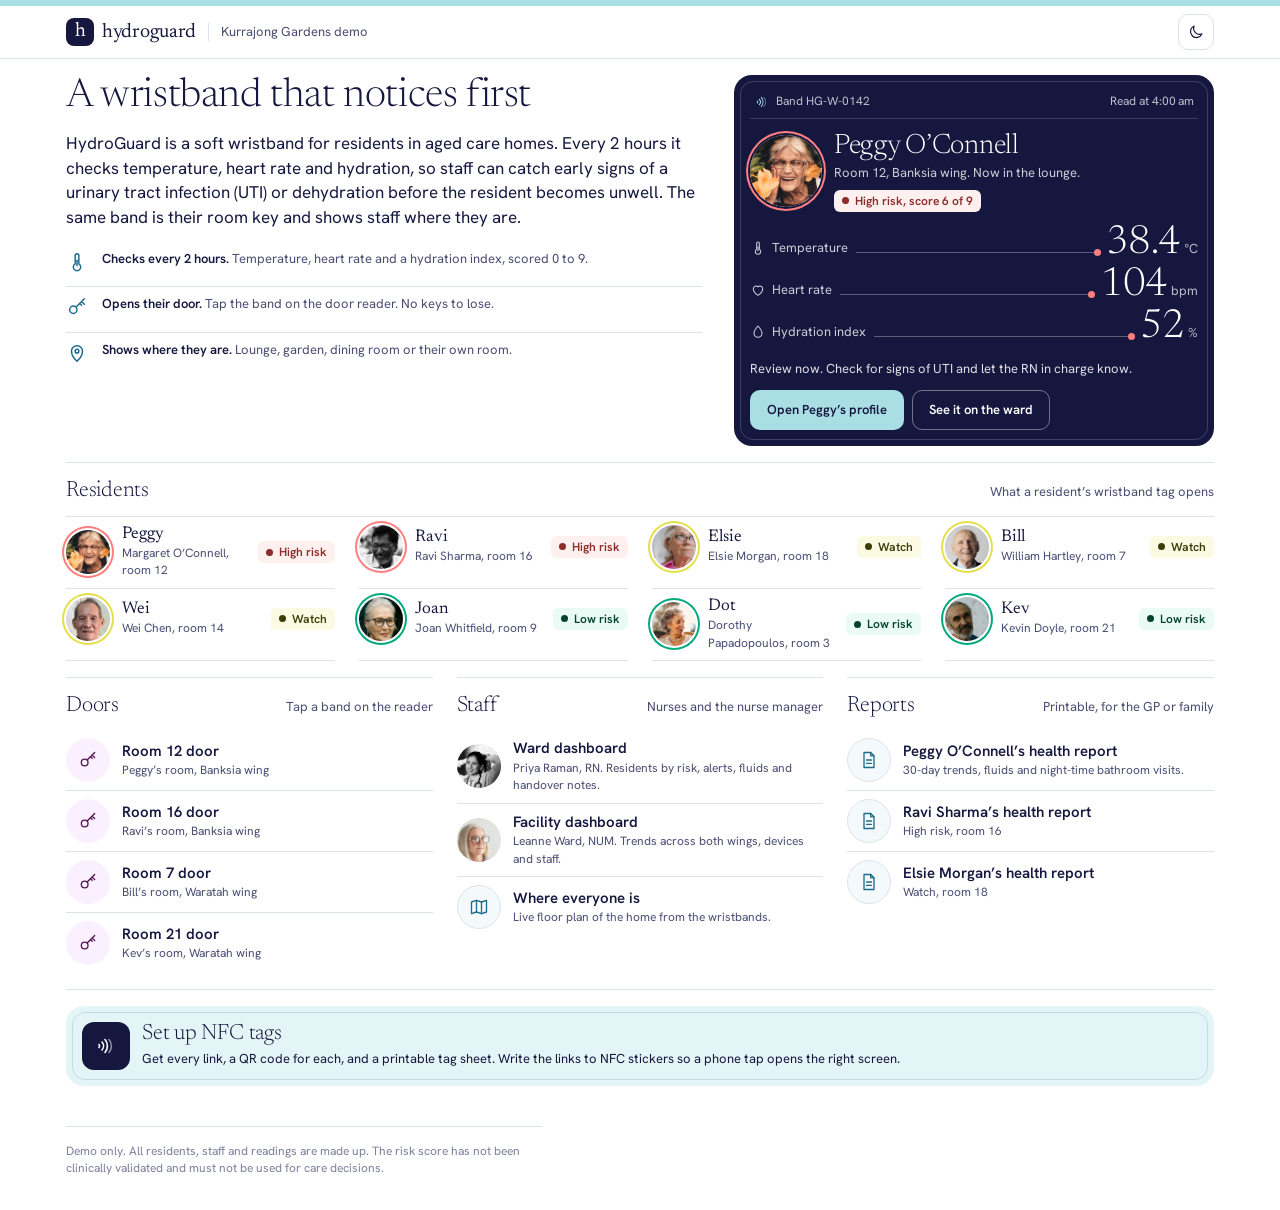
<file: index.html>
<!doctype html>
<html lang="en-AU">
<head>
  <meta charset="utf-8">
  <meta name="viewport" content="width=device-width, initial-scale=1">
  <title>HydroGuard demo</title>
  <meta name="description" content="HydroGuard demo: a resident wristband that checks temperature, heart rate and hydration every 2 hours, opens their door and shows where they are. Demo only.">
  <link rel="icon" href="assets/img/icon.svg" type="image/svg+xml">
  <link rel="stylesheet" href="assets/css/hydroguard.css">
  <link rel="stylesheet" href="assets/css/hub.css">
</head>
<body>
  <main class="wrap hub" id="main">
    <section class="hub-top" aria-labelledby="hub-h">
      <div class="hub-lead">
        <h1 id="hub-h">A wristband that notices first</h1>
        <p>HydroGuard is a soft wristband for residents in aged care homes. Every 2 hours it checks temperature, heart rate and hydration, so staff can catch early signs of a urinary tract infection (UTI) or dehydration before the resident becomes unwell. The same band is their room key and shows staff where they are.</p>
      </div>
      <ul class="does ruled hub-more" aria-label="What the wristband does">
        <li><span class="does-icon" data-icon="thermo"></span><span><strong>Checks every 2 hours.</strong> Temperature, heart rate and a hydration index, scored 0 to 9.</span></li>
        <li><span class="does-icon" data-icon="key"></span><span><strong>Opens their door.</strong> Tap the band on the door reader. No keys to lose.</span></li>
        <li><span class="does-icon" data-icon="pin"></span><span><strong>Shows where they are.</strong> Lounge, garden, dining room or their own room.</span></li>
      </ul>
      <div id="live" class="hub-live"></div>
    </section>

    <section class="section" aria-labelledby="res-h">
      <div class="section-head">
        <h2 id="res-h">Residents</h2>
        <span class="small muted">What a resident’s wristband tag opens</span>
      </div>
      <ul class="res-grid" id="res-grid"></ul>
    </section>

    <div class="hub-cols">
      <section class="section" aria-labelledby="door-h">
        <div class="section-head">
          <h2 id="door-h">Doors</h2>
          <span class="small muted">Tap a band on the reader</span>
        </div>
        <ul class="link-list ruled" id="door-list"></ul>
      </section>

      <section class="section" aria-labelledby="staff-h">
        <div class="section-head">
          <h2 id="staff-h">Staff</h2>
          <span class="small muted">Nurses and the nurse manager</span>
        </div>
        <ul class="link-list ruled" id="staff-list"></ul>
      </section>

      <section class="section" aria-labelledby="rep-h">
        <div class="section-head">
          <h2 id="rep-h">Reports</h2>
          <span class="small muted">Printable, for the GP or family</span>
        </div>
        <ul class="link-list ruled" id="report-list"></ul>
      </section>
    </div>

    <section class="section" aria-labelledby="tags-h">
      <a class="block light tags-cta" href="tags.html">
        <span class="tags-icon" data-icon="nfc"></span>
        <span>
          <span id="tags-h" class="tags-title serif">Set up NFC tags</span>
          <span class="small">Get every link, a QR code for each, and a printable tag sheet. Write the links to NFC stickers so a phone tap opens the right screen.</span>
        </span>
      </a>
    </section>
  </main>

  <script src="assets/js/scoring.js"></script>
  <script src="assets/js/data.js"></script>
  <script src="assets/js/ui.js"></script>
  <script src="assets/js/hub.js"></script>
</body>
</html>
</file>
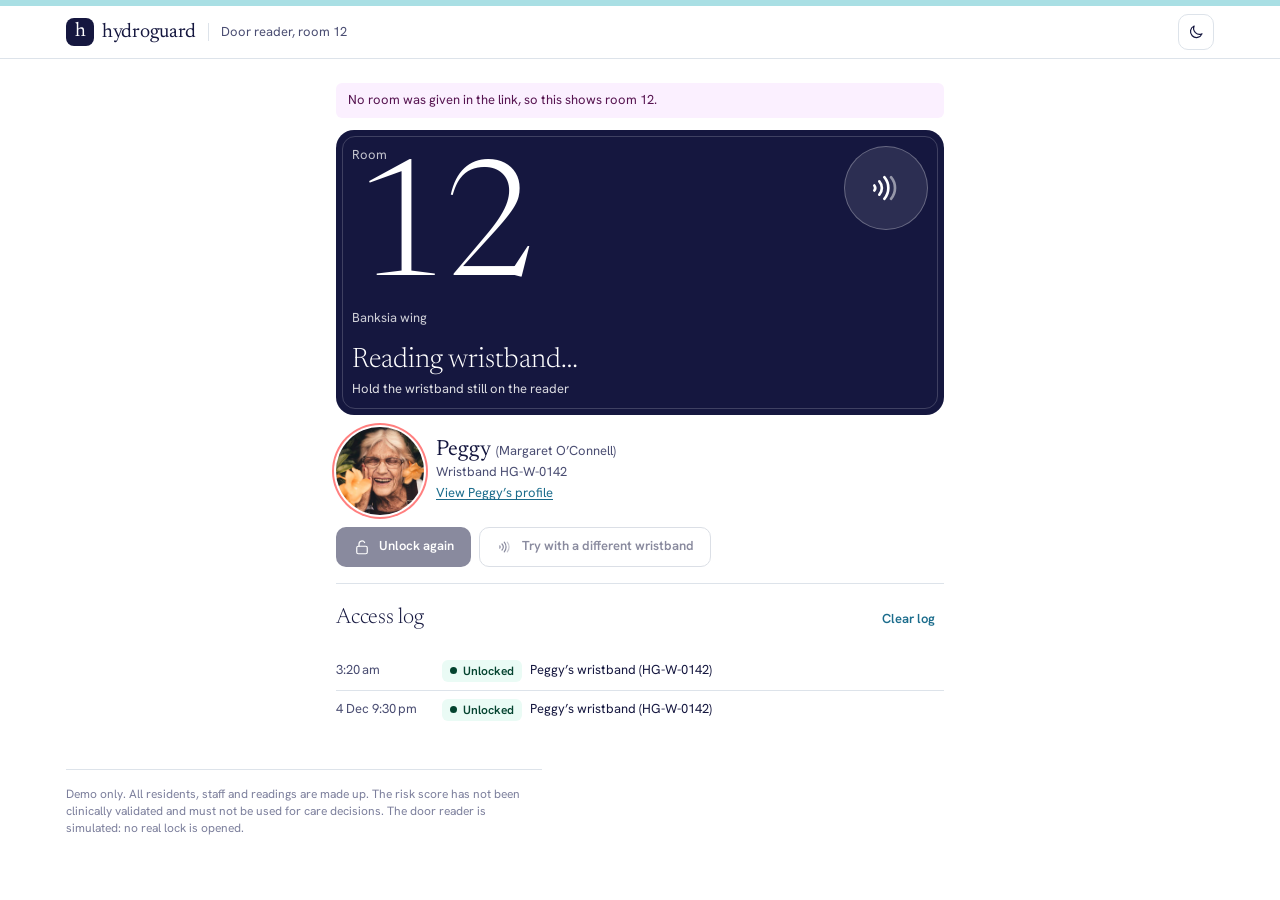
<file: door.html>
<!doctype html>
<html lang="en-AU">
<head>
  <meta charset="utf-8">
  <meta name="viewport" content="width=device-width, initial-scale=1">
  <title>Door reader – HydroGuard</title>
  <link rel="icon" href="assets/img/icon.svg" type="image/svg+xml">
  <meta name="description" content="HydroGuard door reader: tap a wristband to unlock a resident's room.">
  <link rel="stylesheet" href="assets/css/hydroguard.css">
  <link rel="stylesheet" href="assets/css/door.css">
</head>
<body>
  <main class="wrap door-main" id="main">
    <noscript><p>This demo needs JavaScript to show the door reader.</p></noscript>
  </main>
  <script src="assets/js/scoring.js"></script>
  <script src="assets/js/data.js"></script>
  <script src="assets/js/ui.js"></script>
  <script src="assets/js/door.js"></script>
</body>
</html>
</file>
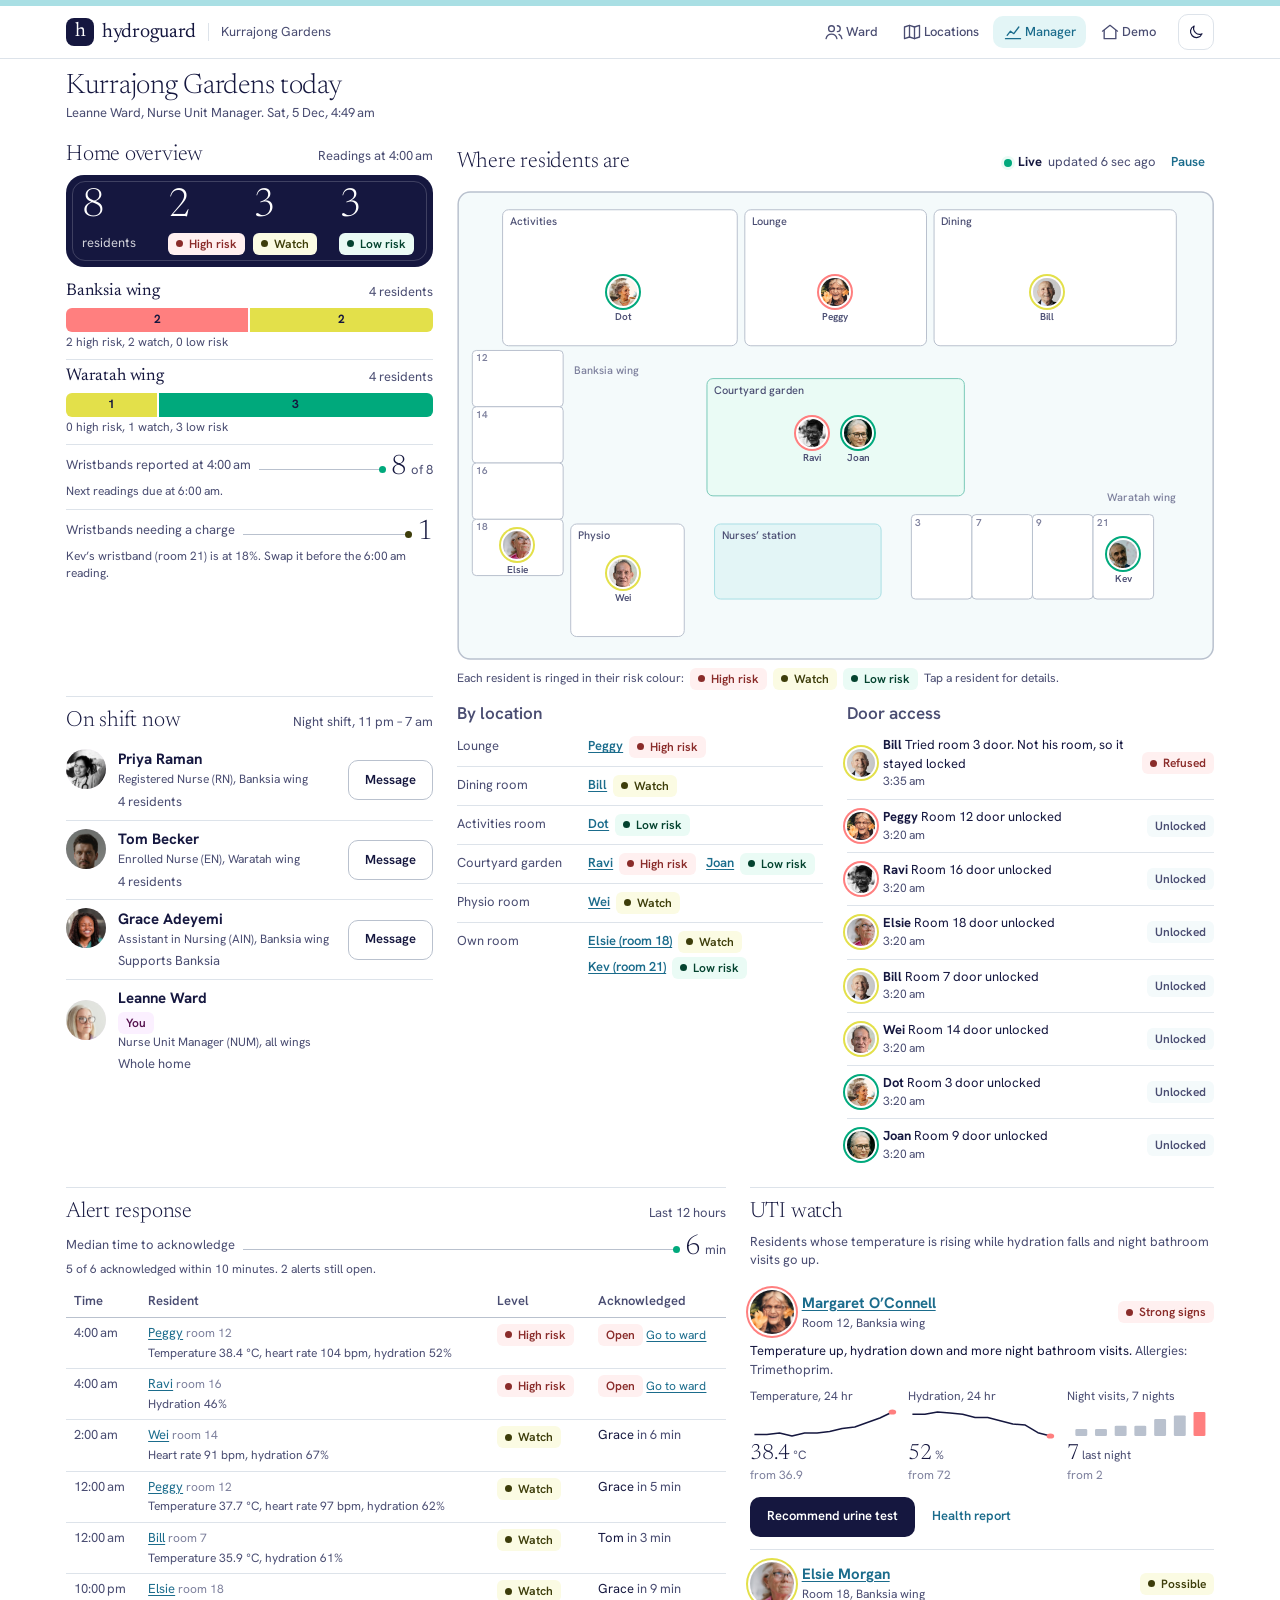
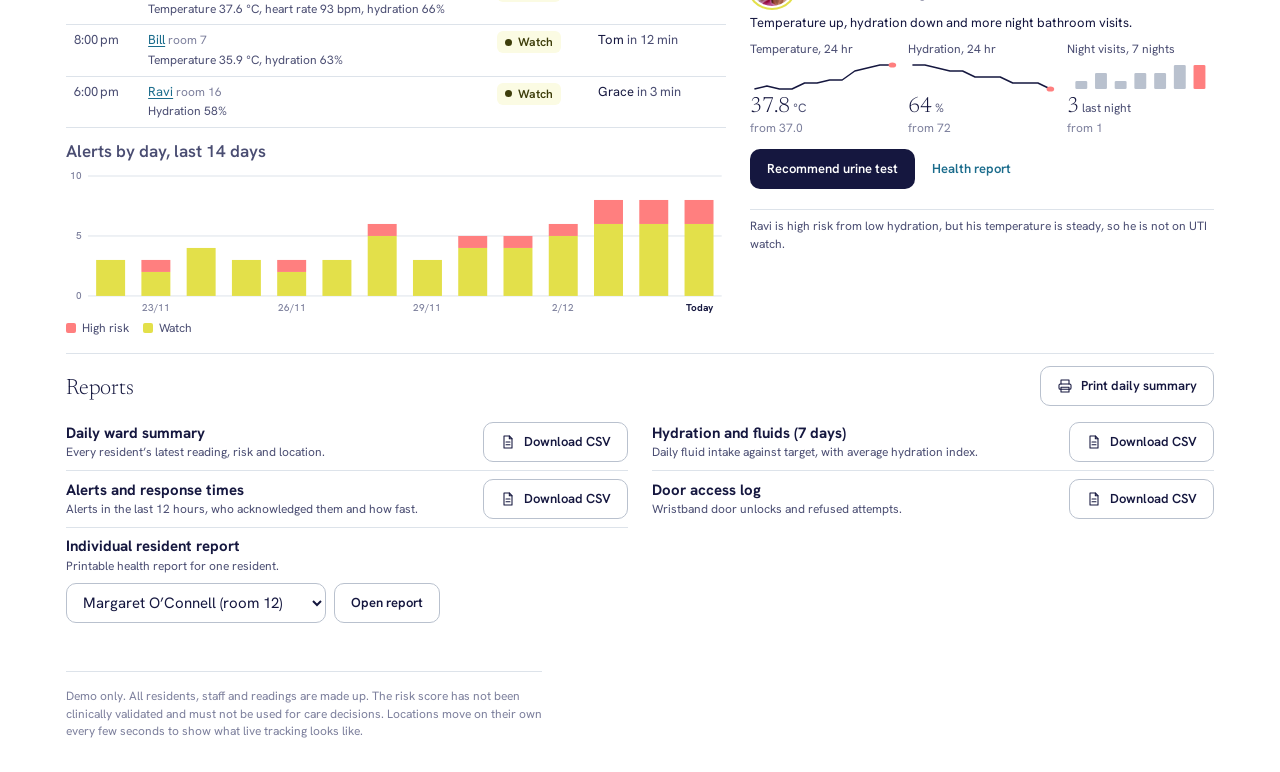
<file: manager.html>
<!doctype html>
<html lang="en-AU">
<head>
  <meta charset="utf-8">
  <meta name="viewport" content="width=device-width, initial-scale=1">
  <title>Manager dashboard – HydroGuard</title>
  <link rel="icon" href="assets/img/icon.svg" type="image/svg+xml">
  <meta name="description" content="Nurse Unit Manager dashboard: risk across the home, live locations, alert response, UTI watch, staffing and reports. Demo only.">
  <link rel="stylesheet" href="assets/css/hydroguard.css">
  <link rel="stylesheet" href="assets/css/manager.css">
</head>
<body>
  <main class="wrap mgr" id="main">
    <div class="mgr-head">
      <h1>Kurrajong Gardens today</h1>
      <p class="small muted" id="who">Leanne Ward, Nurse Unit Manager</p>
    </div>

    <div class="mgr-grid">
      <!-- 1. Overview -->
      <section class="section m-overview" id="overview" aria-labelledby="ov-h">
        <div class="section-head"><h2 id="ov-h">Home overview</h2><span class="small muted" id="ov-time"></span></div>
        <div class="block ov-block" id="ov-block"></div>
        <div class="ruled ov-rows" id="ov-rows"></div>
      </section>

      <!-- 2. Live map -->
      <section class="section m-map" id="map" aria-labelledby="map-h">
        <div class="section-head">
          <h2 id="map-h">Where residents are</h2>
          <div class="live" id="live">
            <span class="live-dot" aria-hidden="true"></span><strong>Live</strong>
            <span class="small muted" id="live-ago">updated 5 sec ago</span>
            <button type="button" class="btn ghost live-toggle" id="live-toggle" aria-pressed="false">Pause</button>
          </div>
        </div>
        <div class="plan" id="plan">
          <div class="plan-svg" id="plan-svg" aria-hidden="true"></div>
          <div class="plan-dots" id="plan-dots"></div>
          <div class="pop" id="pop" role="dialog" aria-labelledby="pop-name" hidden></div>
        </div>
        <p class="xs muted map-key">Each resident is ringed in their risk colour:
          <span class="chip high">High risk</span> <span class="chip watch">Watch</span> <span class="chip low">Low risk</span>
          <span>Tap a resident for details.</span></p>
        <div class="map-lower">
          <div>
            <h3 class="sub-h">By location</h3>
            <div class="ruled loc-list" id="loc-list"></div>
          </div>
          <div>
            <h3 class="sub-h">Door access</h3>
            <div class="ruled door-feed" id="door-feed"></div>
          </div>
        </div>
      </section>

      <!-- 3. Alerts -->
      <section class="section m-alerts" id="alerts" aria-labelledby="al-h">
        <div class="section-head"><h2 id="al-h">Alert response</h2><span class="small muted">Last 12 hours</span></div>
        <div class="al-stats" id="al-stats"></div>
        <div class="table-scroll"><table class="table al-table" id="al-table"></table></div>
        <h3 class="sub-h">Alerts by day, last 14 days</h3>
        <div class="al-chart" id="al-chart"></div>
        <p class="xs muted al-legend"><span class="key high"></span>High risk <span class="key watch"></span>Watch</p>
      </section>

      <!-- 4. UTI watch -->
      <section class="section m-uti" id="uti" aria-labelledby="uti-h">
        <div class="section-head"><h2 id="uti-h">UTI watch</h2></div>
        <p class="small muted">Residents whose temperature is rising while hydration falls and night bathroom visits go up.</p>
        <div class="ruled uti-list" id="uti-list"></div>
      </section>

      <!-- 5. Staffing -->
      <section class="section m-staff" id="staff" aria-labelledby="st-h">
        <div class="section-head"><h2 id="st-h">On shift now</h2><span class="small muted" id="shift-text"></span></div>
        <div class="ruled staff-list" id="staff-list"></div>
      </section>

      <!-- 6. Reports -->
      <section class="section m-reports" id="reports" aria-labelledby="rp-h">
        <div class="section-head"><h2 id="rp-h">Reports</h2>
          <button type="button" class="btn secondary" id="print-btn"></button>
        </div>
        <div class="ruled report-list" id="report-list"></div>
      </section>
    </div>

    <!-- Printed only -->
    <section class="print-summary" id="print-summary" aria-hidden="true"></section>
  </main>

  <script src="assets/js/scoring.js"></script>
  <script src="assets/js/data.js"></script>
  <script src="assets/js/ui.js"></script>
  <script src="assets/js/manager.js"></script>
</body>
</html>
</file>
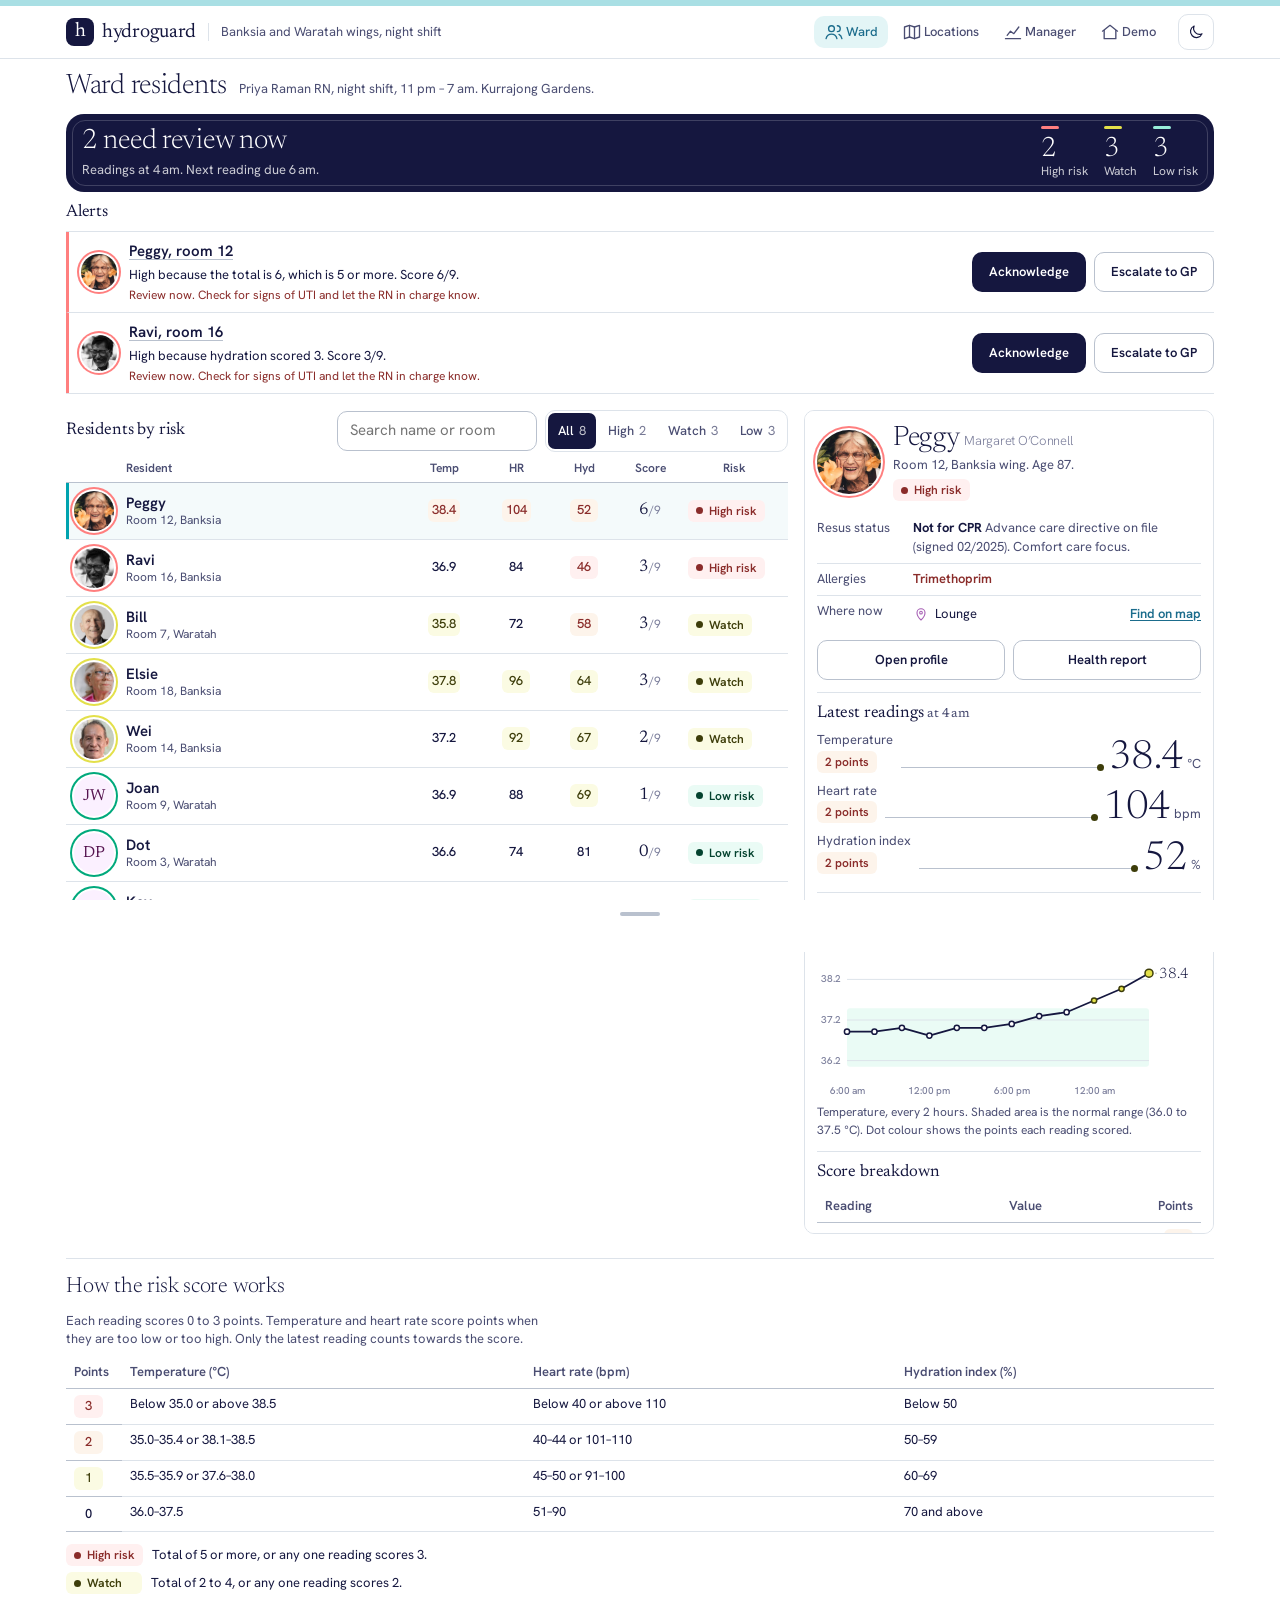
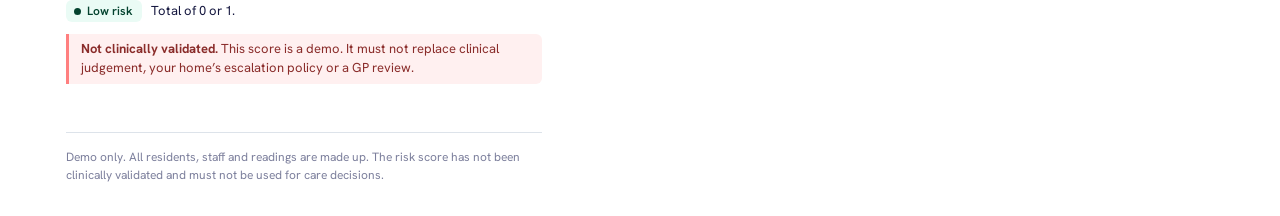
<file: nurse.html>
<!doctype html>
<html lang="en-AU">
<head>
  <meta charset="utf-8">
  <meta name="viewport" content="width=device-width, initial-scale=1">
  <title>Ward dashboard – HydroGuard</title>
  <link rel="icon" href="assets/img/icon.svg" type="image/svg+xml">
  <meta name="description" content="RN ward dashboard: residents sorted by HydroGuard risk, alerts, fluids and handover notes. Demo only.">
  <link rel="stylesheet" href="assets/css/hydroguard.css">
  <link rel="stylesheet" href="assets/css/nurse.css">
</head>
<body>
  <main class="wrap nurse" id="main">
    <div class="nurse-head">
      <h1>Ward residents</h1>
      <p class="small muted" id="who"></p>
    </div>

    <section class="block shift" id="shift" aria-label="Shift summary"></section>

    <section class="alerts" id="alerts" aria-labelledby="alerts-h" hidden>
      <h2 id="alerts-h" class="sub-h">Alerts</h2>
      <ul class="alert-list ruled" id="alert-list"></ul>
    </section>

    <div class="ward-grid">
      <section class="ward-list" aria-labelledby="list-h">
        <div class="toolbar">
          <h2 id="list-h" class="sub-h">Residents by risk</h2>
          <label class="search">
            <span class="visually-hidden">Search by name or room</span>
            <input class="input" type="search" id="search" placeholder="Search name or room" autocomplete="off">
          </label>
          <div class="seg filters" id="filters" role="group" aria-label="Show residents by risk level"></div>
        </div>
        <div class="res-head" aria-hidden="true">
          <span></span><span>Resident</span><span>Temp</span><span>HR</span><span>Hyd</span><span>Score</span><span class="col-risk">Risk</span>
        </div>
        <ul class="res-list" id="res-list"></ul>
        <p class="empty small muted" id="empty" hidden></p>
      </section>

      <aside class="detail-pane" id="detail-pane" aria-label="Resident details"></aside>
    </div>

    <section class="section rules" aria-labelledby="rules-h">
      <div class="section-head"><h2 id="rules-h">How the risk score works</h2></div>
      <p class="small muted">Each reading scores 0 to 3 points. Temperature and heart rate score points when they are too low or too high. Only the latest reading counts towards the score.</p>
      <div class="table-scroll" id="rules-table"></div>
      <ul class="level-rules small" id="level-rules"></ul>
      <p class="disclaimer small"><strong>Not clinically validated.</strong> This score is a demo. It must not replace clinical judgement, your home’s escalation policy or a GP review.</p>
    </section>
  </main>

  <script src="assets/js/scoring.js"></script>
  <script src="assets/js/data.js"></script>
  <script src="assets/js/ui.js"></script>
  <script src="assets/js/nurse.js"></script>
</body>
</html>
</file>
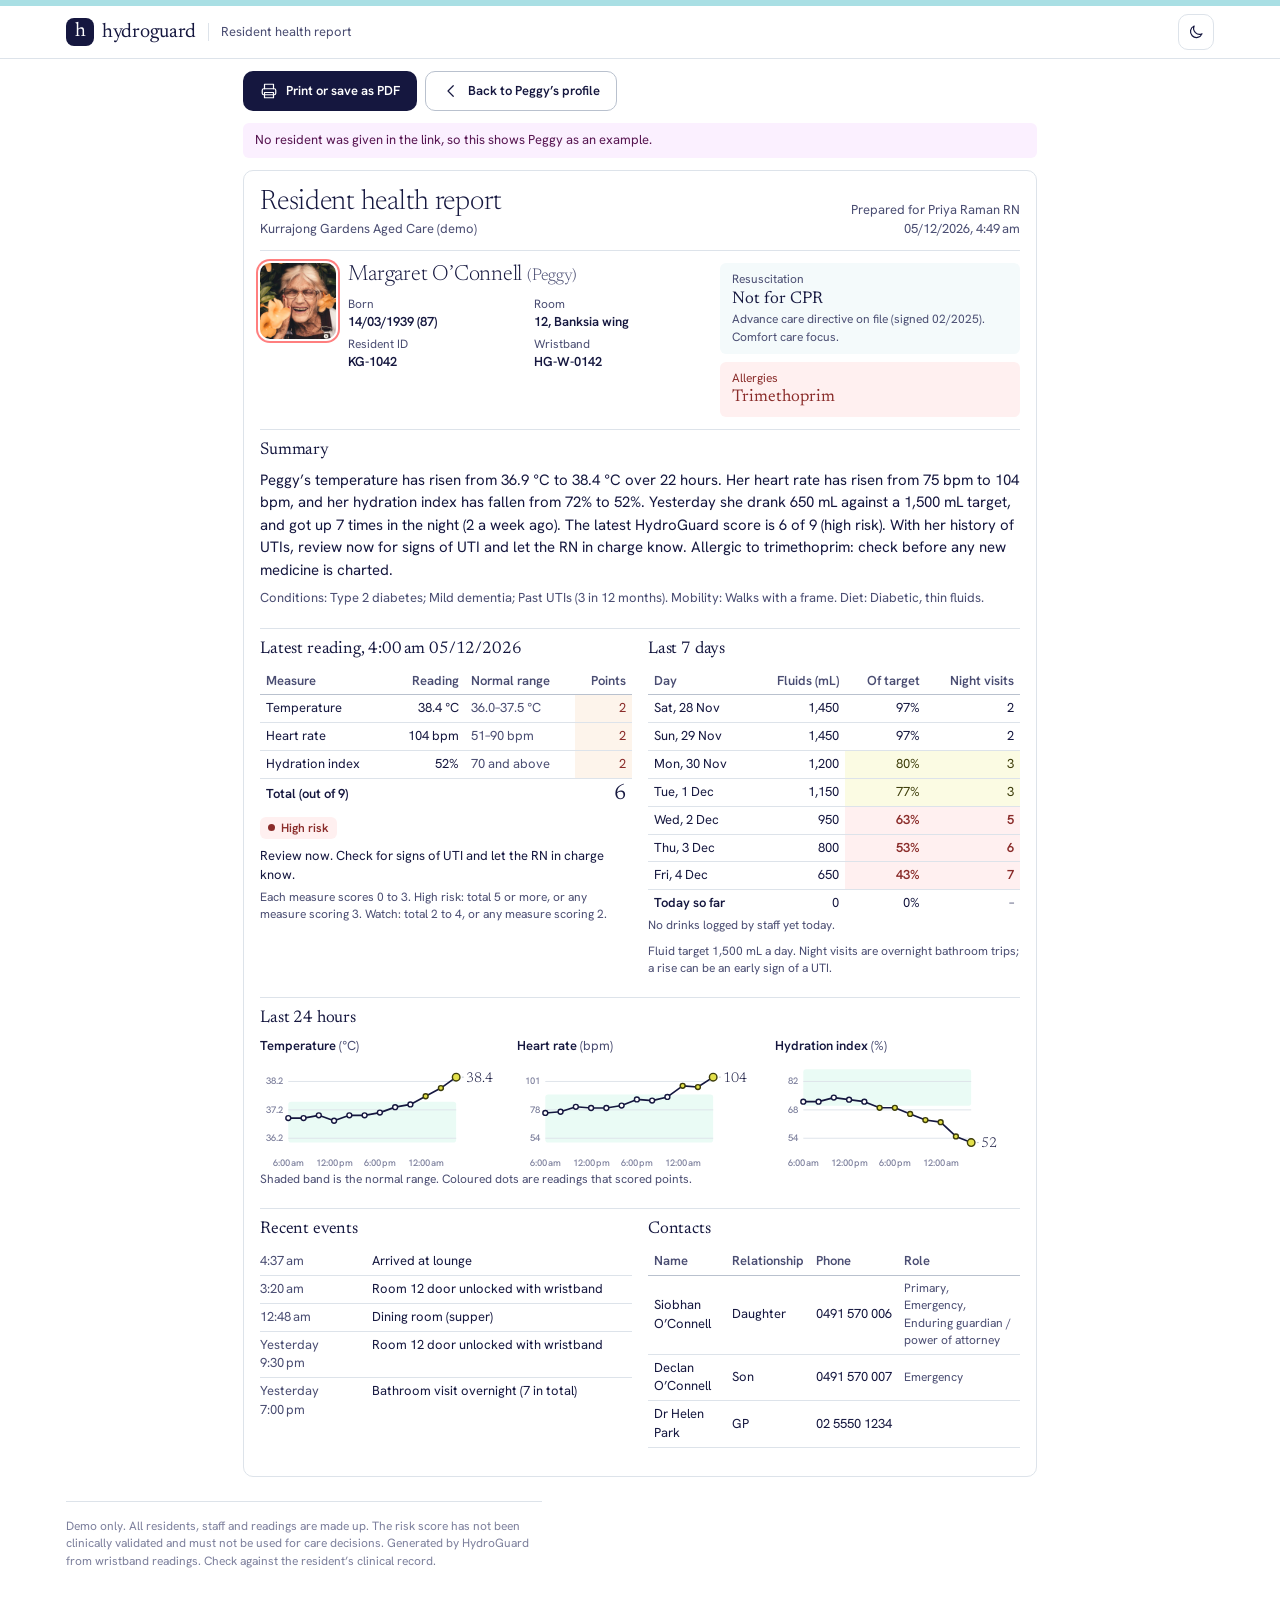
<file: report.html>
<!doctype html>
<html lang="en-AU">
<head>
  <meta charset="utf-8">
  <meta name="viewport" content="width=device-width, initial-scale=1">
  <title>Resident health report – HydroGuard</title>
  <link rel="icon" href="assets/img/icon.svg" type="image/svg+xml">
  <meta name="description" content="Printable one-page HydroGuard health report for a resident.">
  <link rel="stylesheet" href="assets/css/hydroguard.css">
  <link rel="stylesheet" href="assets/css/report.css">
</head>
<body class="rp-body">
  <main class="wrap rp-main" id="main">
    <noscript><p>This demo needs JavaScript to build the report.</p></noscript>
  </main>
  <script src="assets/js/scoring.js"></script>
  <script src="assets/js/data.js"></script>
  <script src="assets/js/ui.js"></script>
  <script src="assets/js/report.js"></script>
</body>
</html>
</file>
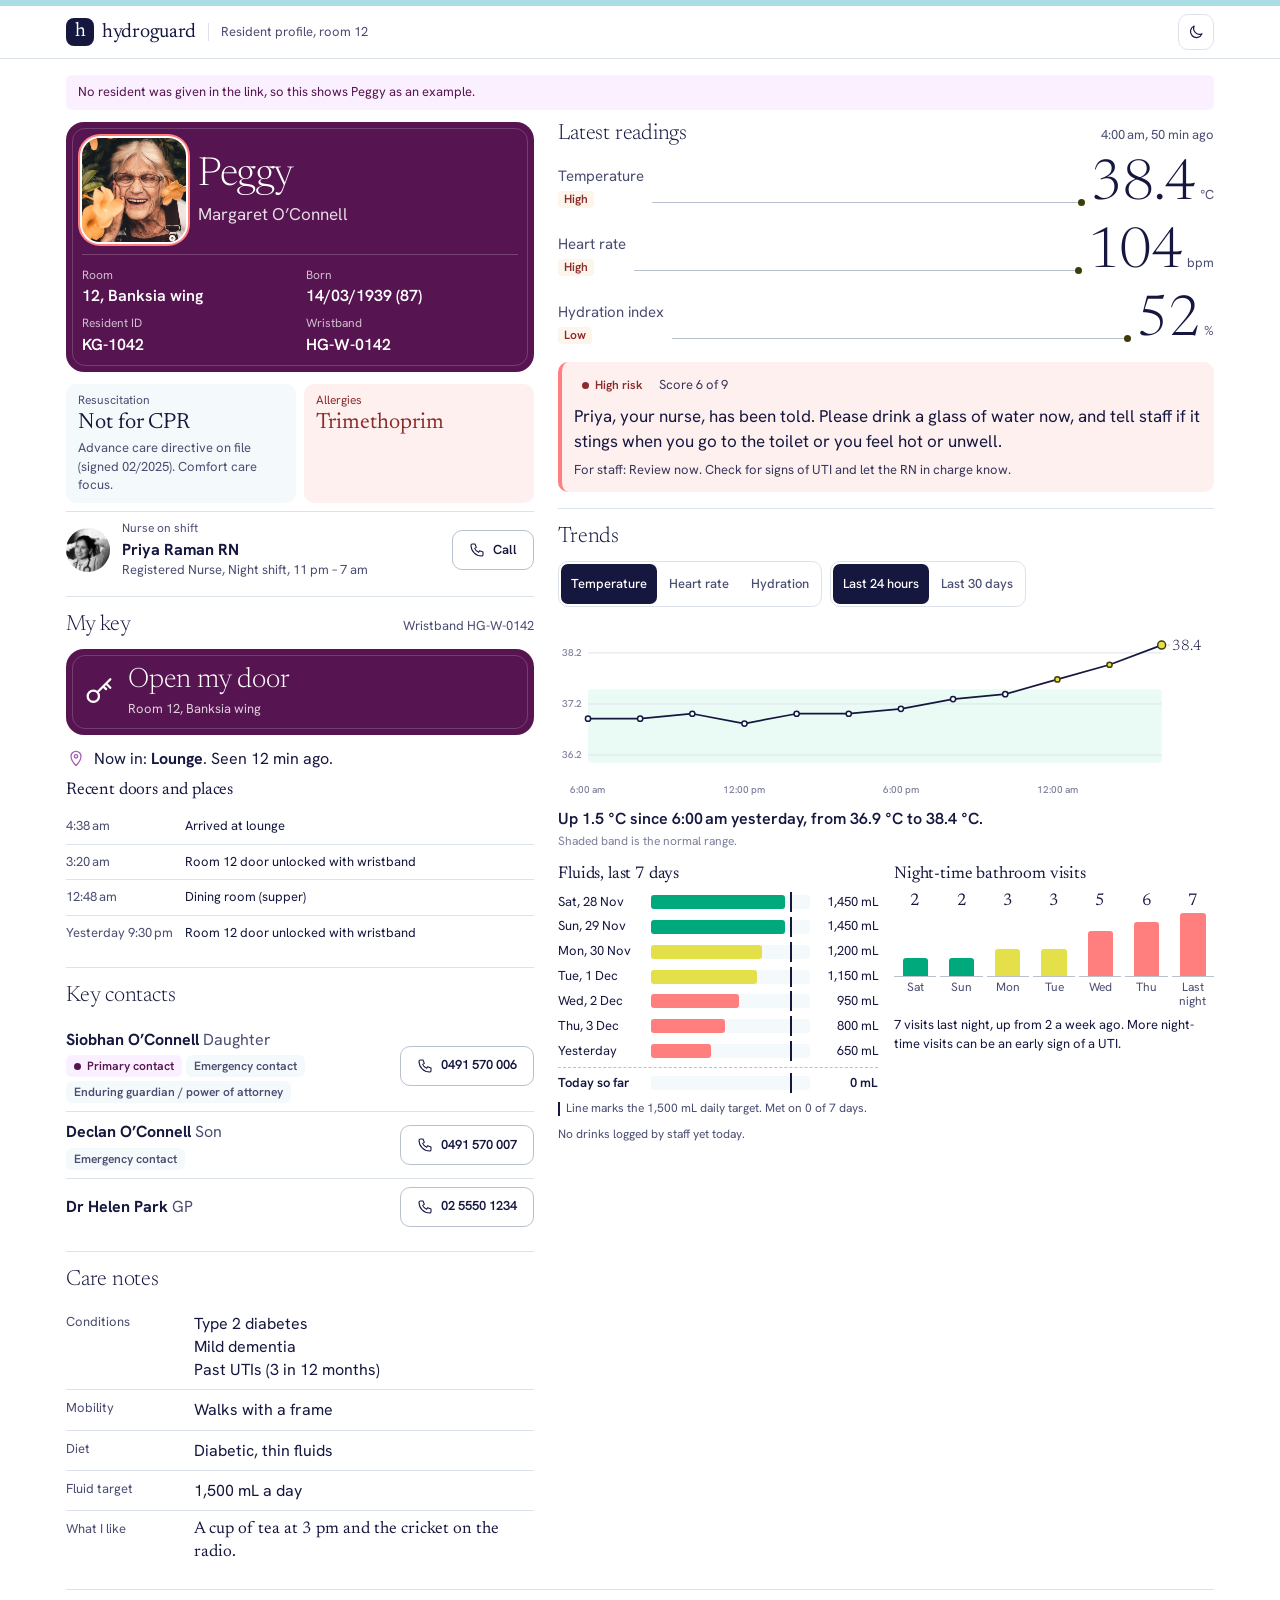
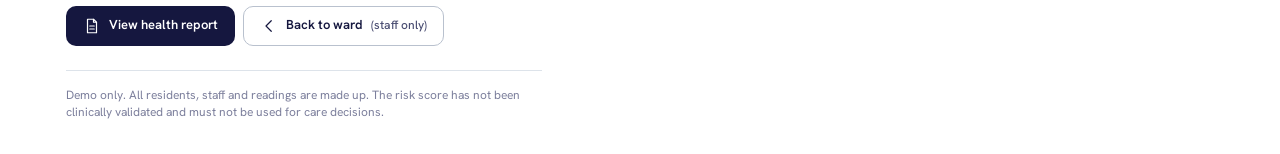
<file: resident.html>
<!doctype html>
<html lang="en-AU">
<head>
  <meta charset="utf-8">
  <meta name="viewport" content="width=device-width, initial-scale=1">
  <title>Resident profile – HydroGuard</title>
  <link rel="icon" href="assets/img/icon.svg" type="image/svg+xml">
  <meta name="description" content="HydroGuard resident profile: identity, room key, latest readings, trends and contacts.">
  <link rel="stylesheet" href="assets/css/hydroguard.css">
  <link rel="stylesheet" href="assets/css/resident.css">
</head>
<body class="res-page">
  <main class="wrap res-main" id="main">
    <noscript><p>This demo needs JavaScript to show the resident’s profile.</p></noscript>
  </main>
  <script src="assets/js/scoring.js"></script>
  <script src="assets/js/data.js"></script>
  <script src="assets/js/ui.js"></script>
  <script src="assets/js/resident.js"></script>
</body>
</html>
</file>
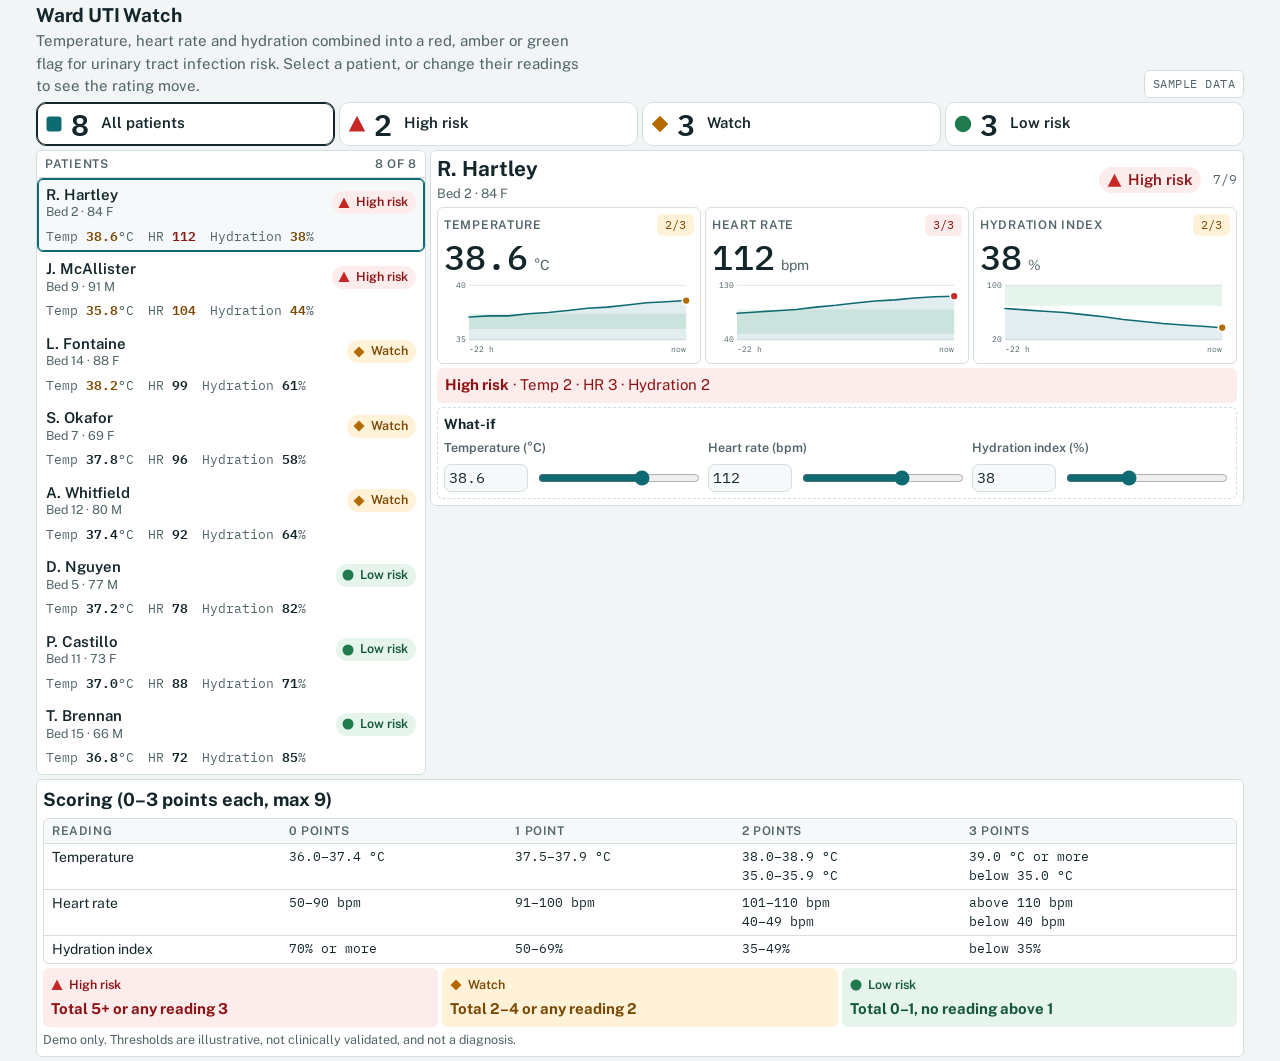
<file: Ward UTI Watch (1).html>
<!doctype html><html><head><meta charset=utf8><meta name=viewport content="width=device-width,initial-scale=1,viewport-fit=cover"><style>:root{color-scheme:light;box-sizing:border-box;padding-top:env(safe-area-inset-top,0px);padding-bottom:env(safe-area-inset-bottom,0px)}html{scroll-padding-top:env(safe-area-inset-top,0px)}body{margin:0;padding:0;font:14px -apple-system,BlinkMacSystemFont,sans-serif;background:#fff;color:#000}img{max-width:100%}[hidden]:not([hidden=until-found i]){display:none!important}</style></head><body>
<title>Ward UTI Watch</title>
<meta name="claude:viewport-fit-sides" content="cover">
<link rel="preconnect" href="https://fonts.googleapis.com">
<link rel="preconnect" href="https://fonts.gstatic.com" crossorigin>
<link rel="stylesheet" href="https://fonts.googleapis.com/css2?family=IBM+Plex+Mono:wght@400;500;600&family=Public+Sans:wght@400;500;600;700&display=swap">
<style>
/* Layout: a four-way risk filter strip over a two-pane ward board (patient list left, selected patient's vitals and what-if right), with the scoring rules written out below. */
:root {
  --bg: #f1f5f6;
  --surface: #ffffff;
  --surface-2: #f6f9fa;
  --line: #d5dfe2;
  --fg: #13262b;
  --muted: #506469;
  --accent: #0f6b73;
  --accent-soft: #e2f1f3;
  --high: #c62828;
  --high-bg: #fdecec;
  --high-ink: #8c1414;
  --watch: #b36b00;
  --watch-bg: #fff2d9;
  --watch-ink: #7a4800;
  --low: #1f7a4d;
  --low-bg: #e5f5ec;
  --low-ink: #14573a;
  --font-body: 'Public Sans', system-ui, -apple-system, 'Segoe UI', sans-serif;
  --font-mono: 'IBM Plex Mono', ui-monospace, Menlo, Consolas, monospace;
}
@media (prefers-color-scheme: dark) {
  :root:not([data-theme="light"]) {
    --bg: #0e1a1d;
    --surface: #15262a;
    --surface-2: #1a2e33;
    --line: #2b4349;
    --fg: #e6f0f2;
    --muted: #9bb2b8;
    --accent: #5fc3cc;
    --accent-soft: #19363b;
    --high: #ff6b6b;
    --high-bg: #3b1b1e;
    --high-ink: #ffb3b3;
    --watch: #ffb74d;
    --watch-bg: #3a2c11;
    --watch-ink: #ffd699;
    --low: #4cc38a;
    --low-bg: #123426;
    --low-ink: #9be3bf;
    color-scheme: dark;
  }
}
:root[data-theme="dark"] {
  --bg: #0e1a1d;
  --surface: #15262a;
  --surface-2: #1a2e33;
  --line: #2b4349;
  --fg: #e6f0f2;
  --muted: #9bb2b8;
  --accent: #5fc3cc;
  --accent-soft: #19363b;
  --high: #ff6b6b;
  --high-bg: #3b1b1e;
  --high-ink: #ffb3b3;
  --watch: #ffb74d;
  --watch-bg: #3a2c11;
  --watch-ink: #ffd699;
  --low: #4cc38a;
  --low-bg: #123426;
  --low-ink: #9be3bf;
  color-scheme: dark;
}

* { box-sizing: border-box; }
body {
  background: var(--bg);
  color: var(--fg);
  font-family: var(--font-body);
  font-size: 15px;
  line-height: 1.5;
}
button, input { font: inherit; color: inherit; }
button:focus-visible, input:focus-visible { outline: 2px solid var(--accent); outline-offset: 2px; }

.page {
  max-width: 1240px;
  margin: 0 auto;
  padding-block: 4px;
  padding-left: max(16px, env(safe-area-inset-left, 0px));
  padding-right: max(16px, env(safe-area-inset-right, 0px));
  display: flex;
  flex-direction: column;
  gap: 4px;
}

.lv-high  { --c: var(--high);  --cbg: var(--high-bg);  --cink: var(--high-ink); }
.lv-watch { --c: var(--watch); --cbg: var(--watch-bg); --cink: var(--watch-ink); }
.lv-low   { --c: var(--low);   --cbg: var(--low-bg);   --cink: var(--low-ink); }

/* header */
.top { display: flex; flex-wrap: wrap; align-items: end; justify-content: space-between; gap: 8px 24px; }
.top h1 { margin: 0; font-size: 1.2rem; line-height: 1.15; letter-spacing: -0.01em; text-wrap: balance; }
.top p { margin: 4px 0 0; color: var(--muted); max-width: 62ch; }
.tag {
  font-family: var(--font-mono); font-size: 12px; letter-spacing: 0.04em; text-transform: uppercase;
  color: var(--muted); border: 1px solid var(--line); border-radius: 6px; padding: 4px 8px; background: var(--surface);
}

/* summary / filters */
.summary { display: grid; grid-template-columns: repeat(4, minmax(0, 1fr)); gap: 4px; }
.sum {
  display: flex; align-items: center; gap: 8px; text-align: left;
  background: var(--surface); border: 1px solid var(--line); border-radius: 10px;
  padding: 6px 8px; cursor: pointer; min-width: 0;
}
.sum:hover { border-color: var(--muted); }
.sum[aria-pressed="true"] { border-color: var(--fg); box-shadow: inset 0 0 0 1px var(--fg); }
.sum-n { font-family: var(--font-mono); font-size: 1.9rem; font-weight: 600; line-height: 1; min-width: 1.2ch; }
.sum-l { display: flex; flex-direction: column; font-weight: 600; line-height: 1.25; min-width: 0; }
.sum-l small { font-weight: 400; color: var(--muted); font-size: 12.5px; }
.sum-ico { width: 18px; height: 18px; flex: none; fill: var(--c, var(--muted)); }
.sum-all { --c: var(--accent); }

/* board */
.board { display: grid; grid-template-columns: minmax(0, 390px) minmax(0, 1fr); gap: 4px; align-items: start; }
.panel { background: var(--surface); border: 1px solid var(--line); border-radius: 6px; min-width: 0; }
.panel-h {
  display: flex; justify-content: space-between; align-items: baseline; gap: 8px;
  padding: 4px 8px; border-bottom: 1px solid var(--line);
  font-size: 12px; letter-spacing: 0.06em; text-transform: uppercase; color: var(--muted); font-weight: 600;
}
.list { display: flex; flex-direction: column; padding: 0; gap: 0; }
.row {
  display: grid; grid-template-columns: minmax(0, 1fr) auto; gap: 6px 10px; align-items: center; text-align: left;
  background: transparent; border: 1px solid transparent; border-radius: 6px; padding: 6px 8px; cursor: pointer; width: 100%;
}
.row:hover { background: var(--surface-2); }
.row[aria-pressed="true"] { background: var(--surface-2); border-color: var(--accent); box-shadow: inset 0 0 0 1px var(--accent); }
.r-id { display: flex; flex-direction: column; min-width: 0; line-height: 1.3; }
.r-id strong { font-weight: 600; }
.r-sub { color: var(--muted); font-size: 12.5px; }
.r-vals { grid-column: 1 / -1; display: flex; flex-wrap: wrap; gap: 4px 14px; font-family: var(--font-mono); font-size: 12.5px; color: var(--muted); }
.r-vals b { font-weight: 600; color: var(--fg); }
.r-vals .sc-2 b { color: var(--watch-ink); }
.r-vals .sc-3 b { color: var(--high-ink); }
.empty { padding: 20px 12px; color: var(--muted); text-align: center; }

.badge {
  display: inline-flex; align-items: center; gap: 6px; white-space: nowrap;
  background: var(--cbg); color: var(--cink); border-radius: 999px; padding: 2px 8px 2px 6px;
  font-size: 12.5px; font-weight: 600;
}
.badge svg { width: 12px; height: 12px; fill: var(--c); flex: none; }

/* detail */
.detail { display: flex; flex-direction: column; gap: 4px; padding: 6px; }
.dtop { display: flex; flex-wrap: wrap; justify-content: space-between; align-items: center; gap: 10px 16px; }
.dtop h2 { margin: 0; font-size: 1.3rem; line-height: 1.2; }
.dtop .sub { margin: 2px 0 0; color: var(--muted); font-size: 13px; }
.big { display: flex; align-items: center; gap: 12px; }
.big .badge { font-size: 15px; padding: 2px 8px; }
.big .badge svg { width: 15px; height: 15px; }
.score { font-family: var(--font-mono); font-size: 13px; color: var(--muted); }

.metrics { display: grid; grid-template-columns: repeat(3, minmax(0, 1fr)); gap: 4px; }
.metric { border: 1px solid var(--line); border-radius: 6px; padding: 6px; background: var(--surface); display: flex; flex-direction: column; gap: 2px; min-width: 0; }
.mhead { display: flex; justify-content: space-between; align-items: center; gap: 8px; }
.mlabel { font-size: 12px; letter-spacing: 0.06em; text-transform: uppercase; color: var(--muted); font-weight: 600; }
.pt { font-family: var(--font-mono); font-size: 12px; padding: 2px 8px; border-radius: 6px; background: var(--cbg); color: var(--cink); white-space: nowrap; }
.mval { display: flex; align-items: baseline; gap: 6px; }
.mval .num { font-family: var(--font-mono); font-size: 2.2rem; font-weight: 500; line-height: 1.1; font-variant-numeric: tabular-nums; }
.mval .unit { color: var(--muted); font-size: 14px; }
.metric svg { width: 100%; height: auto; display: block; max-width: 100%; }
.mnote { margin: 0; font-size: 12.5px; color: var(--muted); }
.sp-band { fill: var(--low-bg); }
.sp-grid { stroke: var(--line); stroke-width: 1; }
.sp-txt { fill: var(--muted); font-family: var(--font-mono); font-size: 10px; }
.sp-line { fill: none; stroke: var(--accent); stroke-width: 2; stroke-linejoin: round; stroke-linecap: round; }
.sp-area { fill: var(--accent); fill-opacity: 0.12; }
.sp-dot { fill: var(--c); stroke: var(--surface); stroke-width: 2; }

.why { margin: 0; padding: 6px 8px; border-radius: 6px; background: var(--cbg); color: var(--cink); }
.why strong { font-weight: 700; }
.why .act { display: block; margin-top: 4px; font-size: 13.5px; }

.whatif { border: 1px dashed var(--line); border-radius: 6px; padding: 6px; display: flex; flex-direction: column; gap: 4px; }
.whatif-h { display: flex; flex-wrap: wrap; justify-content: space-between; align-items: center; gap: 8px; }
.whatif-h h3 { margin: 0; font-size: 14px; }
.whatif-h p { margin: 0; color: var(--muted); font-size: 13px; }
.fields { display: grid; grid-template-columns: repeat(3, minmax(0, 1fr)); gap: 6px; }
.field { display: flex; flex-direction: column; gap: 6px; min-width: 0; }
.field label { font-size: 12.5px; color: var(--muted); font-weight: 600; }
.field .pair { display: flex; align-items: center; gap: 8px; }
.field input[type="number"] {
  width: 5.6em; padding: 2px 4px; border: 1px solid var(--line); border-radius: 7px;
  background: var(--surface-2); font-family: var(--font-mono); font-variant-numeric: tabular-nums;
}
.field input[type="range"] { flex: 1; min-width: 0; accent-color: var(--accent); }
.btn {
  background: var(--surface); border: 1px solid var(--line); border-radius: 6px; padding: 2px 8px; cursor: pointer; font-weight: 600; font-size: 13px;
}
.btn:hover { border-color: var(--muted); }

/* algorithm */
.algo { padding: 6px; display: flex; flex-direction: column; gap: 4px; }
.algo h2 { margin: 0; font-size: 1.15rem; }
.algo p { margin: 0; color: var(--muted); max-width: 75ch; }
.tablewrap { overflow-x: auto; max-width: 100%; border: 1px solid var(--line); border-radius: 6px; }
table { border-collapse: collapse; width: 100%; min-width: 620px; font-size: 14px; }
th, td { text-align: left; padding: 3px 8px; border-bottom: 1px solid var(--line); vertical-align: top; }
tr:last-child td { border-bottom: 0; }
th { font-size: 12px; letter-spacing: 0.05em; text-transform: uppercase; color: var(--muted); background: var(--surface-2); font-weight: 600; }
td.m { font-family: var(--font-mono); font-size: 13px; }
.rules { display: grid; grid-template-columns: repeat(3, minmax(0, 1fr)); gap: 4px; margin: 0; padding: 0; list-style: none; }
.rules li { background: var(--cbg); color: var(--cink); border-radius: 6px; padding: 6px 8px; display: flex; flex-direction: column; gap: 2px; min-width: 0; }
.rules .badge { align-self: flex-start; background: transparent; padding-left: 0; }
.note { font-size: 12.5px; }

@media (max-width: 960px) {
  .board { grid-template-columns: minmax(0, 1fr); }
  .metrics, .fields, .rules { grid-template-columns: minmax(0, 1fr); }
}
@media (max-width: 640px) {
  .summary { grid-template-columns: repeat(2, minmax(0, 1fr)); }
  .detail { padding: 6px; }
}
@media (prefers-reduced-motion: reduce) { * { transition: none !important; animation: none !important; } }
</style>

<div class="page">
  <header class="top">
    <div>
      <h1>Ward UTI Watch</h1>
      <p>Temperature, heart rate and hydration combined into a red, amber or green flag for urinary tract infection risk. Select a patient, or change their readings to see the rating move.</p>
    </div>
    <span class="tag">Sample data</span>
  </header>

  <section class="summary" id="summary" aria-label="Filter patients by risk"></section>

  <main class="board">
    <section class="panel" aria-label="Patients">
      <div class="panel-h"><span>Patients</span><span id="listCount"></span></div>
      <div class="list" id="list"></div>
    </section>

    <section class="panel detail" aria-label="Selected patient">
      <div id="detailTop"></div>
      <div class="metrics" id="metrics"></div>
      <p class="why" id="why"></p>
      <form class="whatif" id="whatif" onsubmit="return false">
        <div class="whatif-h">
          <h3>What-if</h3>
          <button type="button" class="btn" id="reset" hidden>Reset to recorded</button>
        </div>
        <div class="fields" id="fields"></div>
      </form>
    </section>
  </main>

  <section class="panel algo" aria-label="How the rating works">
    <h2>Scoring (0–3 points each, max 9)</h2>
    <div class="tablewrap">
      <table>
        <thead><tr><th>Reading</th><th>0 points</th><th>1 point</th><th>2 points</th><th>3 points</th></tr></thead>
        <tbody>
          <tr><td>Temperature</td><td class="m">36.0–37.4 °C</td><td class="m">37.5–37.9 °C</td><td class="m">38.0–38.9 °C<br>35.0–35.9 °C</td><td class="m">39.0 °C or more<br>below 35.0 °C</td></tr>
          <tr><td>Heart rate</td><td class="m">50–90 bpm</td><td class="m">91–100 bpm</td><td class="m">101–110 bpm<br>40–49 bpm</td><td class="m">above 110 bpm<br>below 40 bpm</td></tr>
          <tr><td>Hydration index</td><td class="m">70% or more</td><td class="m">50–69%</td><td class="m">35–49%</td><td class="m">below 35%</td></tr>
        </tbody>
      </table>
    </div>
    <ul class="rules">
      <li class="lv-high"><span class="badge" id="r-high"></span><strong>Total 5+ or any reading 3</strong></li>
      <li class="lv-watch"><span class="badge" id="r-watch"></span><strong>Total 2–4 or any reading 2</strong></li>
      <li class="lv-low"><span class="badge" id="r-low"></span><strong>Total 0–1, no reading above 1</strong></li>
    </ul>
    <p class="note">Demo only. Thresholds are illustrative, not clinically validated, and not a diagnosis.</p>
  </section>
</div>

<script>
/*SCORING-START*/
function scoreTemp(t) { if (t >= 39 || t < 35) return 3; if (t >= 38 || t < 36) return 2; if (t >= 37.5) return 1; return 0; }
function scoreHr(h) { if (h > 110 || h < 40) return 3; if (h > 100 || h < 50) return 2; if (h > 90) return 1; return 0; }
function scoreHyd(h) { if (h < 35) return 3; if (h < 50) return 2; if (h < 70) return 1; return 0; }
function levelOf(max, total) { if (max === 3 || total >= 5) return 'high'; if (max === 2 || total >= 2) return 'watch'; return 'low'; }
function assessValues(c) {
  var sc = { t: scoreTemp(c.t), hr: scoreHr(c.hr), h: scoreHyd(c.h) };
  var total = sc.t + sc.hr + sc.h;
  var max = Math.max(sc.t, sc.hr, sc.h);
  return { sc: sc, total: total, max: max, level: levelOf(max, total) };
}
/*SCORING-END*/

(function () {
  var LEVELS = {
    high:  { label: 'High risk', short: 'High risk', sub: 'Escalate', action: 'Suggested action: ask for clinical review and consider urine testing under your local protocol.' },
    watch: { label: 'Watch',     short: 'Watch',     sub: 'Recheck soon', action: 'Suggested action: repeat observations within 2 hours and review fluid intake.' },
    low:   { label: 'Low risk',  short: 'Low risk',  sub: 'Routine', action: 'Suggested action: continue routine observations.' }
  };
  var ORDER = { high: 0, watch: 1, low: 2 };

  // 12 readings, one every 2 hours. The last value is the latest reading.
  var PATIENTS = [
    { id: 1, bed: 'Bed 2',  name: 'R. Hartley',    age: 84, sex: 'F',
      t:  [37.1,37.2,37.2,37.4,37.5,37.7,37.9,38.0,38.2,38.4,38.5,38.6],
      hr: [84,86,88,90,94,97,101,104,106,109,111,112],
      h:  [66,64,62,60,57,54,50,47,44,42,40,38] },
    { id: 2, bed: 'Bed 5',  name: 'D. Nguyen',     age: 77, sex: 'M',
      t:  [37.0,37.1,36.9,37.0,37.2,37.1,37.0,37.2,37.1,37.0,37.1,37.2],
      hr: [76,74,78,75,77,79,76,78,80,77,79,78],
      h:  [84,83,85,82,83,84,82,83,82,83,82,82] },
    { id: 3, bed: 'Bed 7',  name: 'S. Okafor',     age: 69, sex: 'F',
      t:  [37.0,37.1,37.1,37.2,37.3,37.3,37.5,37.6,37.6,37.7,37.8,37.8],
      hr: [82,84,85,87,88,90,91,92,94,95,95,96],
      h:  [74,72,71,69,67,65,64,62,61,60,59,58] },
    { id: 4, bed: 'Bed 9',  name: 'J. McAllister', age: 91, sex: 'M',
      t:  [36.6,36.5,36.4,36.3,36.2,36.1,36.0,35.9,35.9,35.8,35.8,35.8],
      hr: [88,90,92,94,96,98,99,101,102,103,104,104],
      h:  [58,56,54,53,51,50,48,47,46,45,44,44] },
    { id: 5, bed: 'Bed 11', name: 'P. Castillo',   age: 73, sex: 'F',
      t:  [36.9,37.0,36.9,37.0,37.1,37.0,36.9,37.0,37.0,37.1,37.0,37.0],
      hr: [86,88,87,89,90,88,87,89,88,90,89,88],
      h:  [72,73,71,72,70,71,72,71,72,71,72,71] },
    { id: 6, bed: 'Bed 12', name: 'A. Whitfield',  age: 80, sex: 'M',
      t:  [37.0,37.0,37.1,37.1,37.2,37.2,37.3,37.3,37.4,37.4,37.4,37.4],
      hr: [84,85,86,88,88,89,90,90,91,92,92,92],
      h:  [76,74,73,72,70,69,68,67,66,65,65,64] },
    { id: 7, bed: 'Bed 14', name: 'L. Fontaine',   age: 88, sex: 'F',
      t:  [37.2,37.3,37.5,37.6,37.8,37.9,38.0,38.0,38.1,38.1,38.2,38.2],
      hr: [88,89,91,93,94,96,97,97,98,98,99,99],
      h:  [68,67,66,65,64,63,63,62,62,61,61,61] },
    { id: 8, bed: 'Bed 15', name: 'T. Brennan',    age: 66, sex: 'M',
      t:  [36.7,36.8,36.8,36.7,36.9,36.8,36.8,36.7,36.8,36.8,36.8,36.8],
      hr: [70,72,71,73,72,70,71,72,73,72,71,72],
      h:  [86,85,86,84,85,86,85,85,86,85,85,85] }
  ];

  var METRICS = [
    { key: 't',  label: 'Temperature',     unit: '°C',  dec: 1, domain: [35, 40],  normal: [36.0, 37.4], range: [34, 41, 0.1], score: scoreTemp, note: 'Normal range 36.0–37.4 °C' },
    { key: 'hr', label: 'Heart rate',      unit: 'bpm', dec: 0, domain: [40, 130], normal: [50, 90],     range: [30, 160, 1],  score: scoreHr,   note: 'Normal range 50–90 bpm' },
    { key: 'h',  label: 'Hydration index', unit: '%',   dec: 0, domain: [20, 100], normal: [70, 100],    range: [0, 100, 1],   score: scoreHyd,  note: 'Normal range 70% or more' }
  ];
  var SUB = ['low', 'watch', 'watch', 'high'];

  var state = { filter: 'all', selected: null, edits: {} };

  function esc(s) { return String(s).replace(/[&<>"]/g, function (c) { return { '&': '&amp;', '<': '&lt;', '>': '&gt;', '"': '&quot;' }[c]; }); }
  function fmt(v, d) { return Number(v).toFixed(d); }
  function icon(level) {
    var shape = level === 'high' ? '<polygon points="6,0.5 11.5,11 0.5,11"/>' : level === 'watch' ? '<polygon points="6,0.5 11.5,6 6,11.5 0.5,6"/>' : '<circle cx="6" cy="6" r="5.5"/>';
    return '<svg viewBox="0 0 12 12" aria-hidden="true">' + shape + '</svg>';
  }
  function badge(level) { return '<span class="badge lv-' + level + '">' + icon(level) + LEVELS[level].label + '</span>'; }

  function current(p) {
    return state.edits[p.id] || { t: p.t[11], hr: p.hr[11], h: p.h[11] };
  }
  function assess(p) {
    var c = current(p);
    var a = assessValues(c);
    a.c = c;
    return a;
  }
  function ranked() {
    return PATIENTS.map(function (p) { return { p: p, a: assess(p) }; }).sort(function (x, y) {
      return ORDER[x.a.level] - ORDER[y.a.level] || y.a.total - x.a.total || x.p.id - y.p.id;
    });
  }

  function spark(series, m, level) {
    var W = 320, H = 100, L = 32, R = 10, T = 8, B = 22;
    var d0 = m.domain[0], d1 = m.domain[1];
    function clip(v) { return Math.min(d1, Math.max(d0, v)); }
    function x(i) { return L + i * (W - L - R) / (series.length - 1); }
    function y(v) { return T + (1 - (clip(v) - d0) / (d1 - d0)) * (H - T - B); }
    var pts = series.map(function (v, i) { return x(i).toFixed(1) + ',' + y(v).toFixed(1); });
    var area = 'M' + x(0).toFixed(1) + ',' + (H - B) + ' L' + pts.join(' L') + ' L' + x(series.length - 1).toFixed(1) + ',' + (H - B) + ' Z';
    var bandTop = y(m.normal[1]), bandBot = y(m.normal[0]);
    var last = series[series.length - 1];
    return '<svg class="lv-' + level + '" viewBox="0 0 ' + W + ' ' + H + '" role="img" aria-label="' + m.label + ' over the last 22 hours, latest ' + fmt(last, m.dec) + ' ' + m.unit + '">' +
      '<rect class="sp-band" x="' + L + '" y="' + bandTop.toFixed(1) + '" width="' + (W - L - R) + '" height="' + Math.max(0, bandBot - bandTop).toFixed(1) + '"/>' +
      '<line class="sp-grid" x1="' + L + '" y1="' + T + '" x2="' + (W - R) + '" y2="' + T + '"/>' +
      '<line class="sp-grid" x1="' + L + '" y1="' + (H - B) + '" x2="' + (W - R) + '" y2="' + (H - B) + '"/>' +
      '<text class="sp-txt" x="' + (L - 4) + '" y="' + (T + 3) + '" text-anchor="end">' + d1 + '</text>' +
      '<text class="sp-txt" x="' + (L - 4) + '" y="' + (H - B + 3) + '" text-anchor="end">' + d0 + '</text>' +
      '<text class="sp-txt" x="' + L + '" y="' + (H - 6) + '">-22 h</text>' +
      '<text class="sp-txt" x="' + (W - R) + '" y="' + (H - 6) + '" text-anchor="end">now</text>' +
      '<path class="sp-area" d="' + area + '"/>' +
      '<polyline class="sp-line" points="' + pts.join(' ') + '"/>' +
      '<circle class="sp-dot" cx="' + x(series.length - 1).toFixed(1) + '" cy="' + y(last).toFixed(1) + '" r="5"/>' +
      '</svg>';
  }

  function renderSummary(all) {
    var counts = { all: all.length, high: 0, watch: 0, low: 0 };
    all.forEach(function (r) { counts[r.a.level]++; });
    var items = [
      { f: 'all',   cls: 'sum-all',  label: 'All patients', sub: 'On this ward',  ico: '<svg class="sum-ico" viewBox="0 0 12 12" aria-hidden="true"><rect x="1" y="1" width="10" height="10" rx="2"/></svg>' },
      { f: 'high',  cls: 'lv-high',  label: 'High risk',    sub: LEVELS.high.sub },
      { f: 'watch', cls: 'lv-watch', label: 'Watch',        sub: LEVELS.watch.sub },
      { f: 'low',   cls: 'lv-low',   label: 'Low risk',     sub: LEVELS.low.sub }
    ];
    document.getElementById('summary').innerHTML = items.map(function (it) {
      var ico = it.ico || icon(it.f).replace('<svg ', '<svg class="sum-ico" ');
      return '<button type="button" class="sum ' + it.cls + '" data-f="' + it.f + '" aria-pressed="' + (state.filter === it.f) + '">' +
        ico + '<span class="sum-n">' + counts[it.f] + '</span>' +
        '<span class="sum-l">' + it.label + '</span></button>';
    }).join('');
  }

  function renderList(all) {
    var rows = all.filter(function (r) { return state.filter === 'all' || r.a.level === state.filter; });
    document.getElementById('listCount').textContent = rows.length + ' of ' + all.length;
    var el = document.getElementById('list');
    if (!rows.length) { el.innerHTML = '<div class="empty">No patients at this risk level right now.</div>'; return; }
    el.innerHTML = rows.map(function (r) {
      var p = r.p, a = r.a, c = a.c;
      var edited = !!state.edits[p.id];
      return '<button type="button" class="row lv-' + a.level + '" data-id="' + p.id + '" aria-pressed="' + (p.id === state.selected) + '">' +
        '<span class="r-id"><strong>' + esc(p.name) + '</strong><span class="r-sub">' + p.bed + ' · ' + p.age + ' ' + p.sex + (edited ? ' · what-if' : '') + '</span></span>' +
        badge(a.level) +
        '<span class="r-vals">' +
          '<span class="sc-' + a.sc.t + '">Temp <b>' + fmt(c.t, 1) + '</b>°C</span>' +
          '<span class="sc-' + a.sc.hr + '">HR <b>' + fmt(c.hr, 0) + '</b></span>' +
          '<span class="sc-' + a.sc.h + '">Hydration <b>' + fmt(c.h, 0) + '</b>%</span>' +
        '</span></button>';
    }).join('');
  }

  function renderDetail() {
    var p = PATIENTS.filter(function (q) { return q.id === state.selected; })[0];
    var a = assess(p), c = a.c;
    var edited = !!state.edits[p.id];
    document.getElementById('detailTop').innerHTML =
      '<div class="dtop lv-' + a.level + '"><div><h2>' + esc(p.name) + '</h2>' +
      '<p class="sub">' + p.bed + ' · ' + p.age + ' ' + p.sex + (edited ? ' · what-if' : '') + '</p></div>' +
      '<div class="big">' + badge(a.level) + '<span class="score">' + a.total + '/9</span></div></div>';

    document.getElementById('metrics').innerHTML = METRICS.map(function (m) {
      var s = a.sc[m.key];
      var series = p[m.key].slice(0, 11).concat(c[m.key]);
      var sub = SUB[s];
      return '<article class="metric lv-' + sub + '">' +
        '<div class="mhead"><span class="mlabel">' + m.label + '</span><span class="pt">' + s + '/3</span></div>' +
        '<div class="mval"><span class="num">' + fmt(c[m.key], m.dec) + '</span><span class="unit">' + m.unit + '</span></div>' +
        spark(series, m, sub) +
        '</article>';
    }).join('');

    var parts = METRICS.map(function (m) {
      return m.label.toLowerCase() + ' ' + fmt(c[m.key], m.dec) + ' ' + m.unit + ' (' + a.sc[m.key] + ')';
    }).join(', ');
    var why;
    if (a.level === 'high') why = a.max === 3 ? 'One reading scoring 3 sets high risk.' : 'A total of 5 or more sets high risk.';
    else if (a.level === 'watch') why = a.max === 2 ? 'One reading scoring 2 sets a watch rating.' : 'A total of 2 to 4 sets a watch rating.';
    else why = 'Total of 0 or 1 with no reading above 1.';
    var w = document.getElementById('why');
    w.className = 'why lv-' + a.level;
    w.innerHTML = '<strong>' + LEVELS[a.level].label + '</strong> · Temp ' + a.sc.t + ' · HR ' + a.sc.hr + ' · Hydration ' + a.sc.h;

    document.getElementById('reset').hidden = !edited;
  }

  function syncFields() {
    var p = PATIENTS.filter(function (q) { return q.id === state.selected; })[0];
    var c = current(p);
    METRICS.forEach(function (m) {
      document.getElementById('in_' + m.key).value = fmt(c[m.key], m.dec);
      document.getElementById('rg_' + m.key).value = c[m.key];
    });
  }

  function renderAll() {
    var all = ranked();
    renderSummary(all);
    renderList(all);
    renderDetail();
  }

  function buildFields() {
    document.getElementById('fields').innerHTML = METRICS.map(function (m) {
      return '<div class="field"><label for="in_' + m.key + '">' + m.label + ' (' + m.unit + ')</label>' +
        '<div class="pair"><input type="number" id="in_' + m.key + '" min="' + m.range[0] + '" max="' + m.range[1] + '" step="' + m.range[2] + '" inputmode="decimal">' +
        '<input type="range" id="rg_' + m.key + '" aria-label="' + m.label + ' slider" min="' + m.range[0] + '" max="' + m.range[1] + '" step="' + m.range[2] + '"></div></div>';
    }).join('');
    METRICS.forEach(function (m) {
      ['in_', 'rg_'].forEach(function (pre) {
        document.getElementById(pre + m.key).addEventListener('input', function (e) {
          var v = parseFloat(e.target.value);
          if (isNaN(v)) return;
          v = Math.min(m.range[1], Math.max(m.range[0], v));
          v = Math.round(v / m.range[2]) * m.range[2];
          v = Math.round(v * 10) / 10;
          var p = PATIENTS.filter(function (q) { return q.id === state.selected; })[0];
          var next = Object.assign({}, current(p));
          next[m.key] = v;
          state.edits[p.id] = next;
          var other = document.getElementById((pre === 'in_' ? 'rg_' : 'in_') + m.key);
          other.value = pre === 'in_' ? v : fmt(v, m.dec);
          renderAll();
        });
      });
    });
  }

  document.getElementById('summary').addEventListener('click', function (e) {
    var b = e.target.closest('[data-f]');
    if (!b) return;
    state.filter = b.getAttribute('data-f');
    renderAll();
  });
  document.getElementById('list').addEventListener('click', function (e) {
    var b = e.target.closest('[data-id]');
    if (!b) return;
    state.selected = parseInt(b.getAttribute('data-id'), 10);
    syncFields();
    renderAll();
  });
  document.getElementById('reset').addEventListener('click', function () {
    delete state.edits[state.selected];
    syncFields();
    renderAll();
  });

  ['high', 'watch', 'low'].forEach(function (k) {
    var el = document.getElementById('r-' + k);
    el.parentNode.classList.add('lv-' + k);
    el.className = 'badge';
    el.innerHTML = icon(k) + LEVELS[k].label;
  });

  buildFields();
  state.selected = ranked()[0].p.id;
  syncFields();
  renderAll();
})();
</script>

</body></html>
</file>
<file: assets/css/hydroguard.css>
/* HydroGuard demo — shared design system
   Brand language follows the Tendable guidelines (Hangar):
   navy ink, Aqua primary, Moss / Coral / Lilac secondaries, light serif headlines,
   neo-grotesque body, dot-on-hairline callouts, thin aqua band at the top of each page.
   Shared file: page-specific styles live in assets/css/<page>.css */

@import url('https://fonts.googleapis.com/css2?family=Hanken+Grotesk:wght@400;500;600;700&family=Newsreader:opsz,wght@6..72,300;6..72,400&display=swap');

:root {
  /* Aqua (primary) */
  --aqua-50: #E3F5F6;
  --aqua-100: #A9DFE4;
  --aqua-400: #00A3AF;
  --aqua-600: #1B6C8C;
  --aqua-800: #2C3168;
  --navy: #15173F;

  /* Moss — low risk / good */
  --moss-50: #EAFBF5;
  --moss-200: #98EDD9;
  --moss-500: #00A97C;
  --moss-800: #04432F;

  /* Olive / yellow — watch */
  --olive-50: #FBFBE3;
  --olive-300: #E3E04A;
  --olive-800: #3D3D0A;

  /* Coral — high risk */
  --coral-50: #FFF0F0;
  --coral-200: #FFC9C9;
  --coral-400: #FF7F7F;
  --coral-800: #8A2C2A;

  /* Lilac — personal / resident side */
  --lilac-50: #FBF0FF;
  --lilac-200: #EFCBFF;
  --lilac-500: #A55DB3;
  --lilac-800: #561450;

  /* Semantic tokens (light) */
  --bg: #FFFFFF;
  --bg-sunk: #F4FAFB;
  --surface: #FFFFFF;
  --ink: var(--navy);
  --ink-2: #4A4D72;
  --ink-3: #7C7F9C;
  --rule: #DDE3EA;
  --rule-strong: #B9C1CE;
  --band: var(--aqua-100);
  --accent: var(--aqua-400);
  --accent-ink: var(--aqua-600);
  --focus: #00A3AF;

  --low-bg: var(--moss-50);   --low-ink: var(--moss-800);   --low-mark: var(--moss-500);
  --watch-bg: var(--olive-50); --watch-ink: var(--olive-800); --watch-mark: var(--olive-300);
  --high-bg: var(--coral-50); --high-ink: var(--coral-800); --high-mark: var(--coral-400);
  --me-bg: var(--lilac-50);   --me-ink: var(--lilac-800);   --me-mark: var(--lilac-500);

  /* Type */
  --serif: 'Newsreader', 'Iowan Old Style', Georgia, serif;
  --sans: 'Hanken Grotesk', system-ui, -apple-system, 'Segoe UI', sans-serif;
  --fs-xs: 0.75rem;   /* 12 */
  --fs-sm: 0.8125rem; /* 13 */
  --fs-base: 0.9375rem; /* 15 */
  --fs-md: 1.0625rem; /* 17 */
  --fs-lg: 1.375rem;  /* 22 */
  --fs-xl: 1.75rem;   /* 28 */
  --fs-2xl: 2.5rem;   /* 40 */
  --fs-3xl: 3.5rem;   /* 56 */

  /* Space — deliberately tight */
  --s1: 4px; --s2: 8px; --s3: 12px; --s4: 16px; --s5: 24px; --s6: 32px;
  --gutter: 16px;
  --radius-lg: 18px;  /* big colour blocks (guideline cover style) */
  --radius: 10px;     /* controls */
  --radius-sm: 6px;   /* chips */
  --maxw: 1180px;
}

@media (prefers-color-scheme: dark) {
  :root:not([data-theme="light"]) {
    --bg: #0F1131; --bg-sunk: #15173F; --surface: #191C49;
    --ink: #EEF3F8; --ink-2: #B8BED8; --ink-3: #868CB0;
    --rule: #2A2E62; --rule-strong: #3E4380; --band: #1B6C8C;
    --accent: #3FC5CF; --accent-ink: #7FDCE3; --focus: #7FDCE3;
    --low-bg: #0D3A2E; --low-ink: #98EDD9; --low-mark: #00C48F;
    --watch-bg: #34340E; --watch-ink: #F0EE8A; --watch-mark: #E3E04A;
    --high-bg: #4A1A22; --high-ink: #FFC9C9; --high-mark: #FF8A8A;
    --me-bg: #3A1440; --me-ink: #EFCBFF; --me-mark: #C98BD6;
  }
}
:root[data-theme="dark"] {
  --bg: #0F1131; --bg-sunk: #15173F; --surface: #191C49;
  --ink: #EEF3F8; --ink-2: #B8BED8; --ink-3: #868CB0;
  --rule: #2A2E62; --rule-strong: #3E4380; --band: #1B6C8C;
  --accent: #3FC5CF; --accent-ink: #7FDCE3; --focus: #7FDCE3;
  --low-bg: #0D3A2E; --low-ink: #98EDD9; --low-mark: #00C48F;
  --watch-bg: #34340E; --watch-ink: #F0EE8A; --watch-mark: #E3E04A;
  --high-bg: #4A1A22; --high-ink: #FFC9C9; --high-mark: #FF8A8A;
  --me-bg: #3A1440; --me-ink: #EFCBFF; --me-mark: #C98BD6;
}

/* ---------- Base ---------- */
*, *::before, *::after { box-sizing: border-box; }
html { -webkit-text-size-adjust: 100%; }
body {
  margin: 0;
  background: var(--bg);
  color: var(--ink);
  font: 400 var(--fs-base)/1.45 var(--sans);
  font-variant-numeric: tabular-nums;
  border-top: 6px solid var(--band); /* guideline page band */
  min-height: 100vh;
}
img { max-width: 100%; display: block; }
a { color: var(--accent-ink); text-underline-offset: 2px; }
button, input, select, textarea { font: inherit; color: inherit; }
:focus-visible { outline: 2px solid var(--focus); outline-offset: 2px; border-radius: 4px; }
@media (prefers-reduced-motion: reduce) {
  *, *::before, *::after { animation-duration: 0.001ms !important; transition-duration: 0.001ms !important; }
}

h1, h2, h3, .serif {
  font-family: var(--serif);
  font-weight: 300;
  font-optical-sizing: auto;
  letter-spacing: -0.01em;
  line-height: 1.1;
  margin: 0;
}
h1 { font-size: var(--fs-xl); }
h2 { font-size: var(--fs-lg); }
h3 { font-size: var(--fs-md); font-weight: 400; }
p { margin: 0 0 var(--s2); max-width: 68ch; }
.muted { color: var(--ink-2); }
.faint { color: var(--ink-3); }
.small { font-size: var(--fs-sm); }
.xs { font-size: var(--fs-xs); }
.visually-hidden { position: absolute !important; width: 1px; height: 1px; overflow: hidden; clip: rect(0 0 0 0); white-space: nowrap; }

/* ---------- Layout ---------- */
.wrap { max-width: var(--maxw); margin: 0 auto; padding: 0 var(--gutter); }
.stack > * + * { margin-top: var(--s3); }
.row { display: flex; gap: var(--s2); align-items: center; }
.row-between { display: flex; gap: var(--s2); align-items: center; justify-content: space-between; }
.grid-2 { display: grid; gap: var(--s4); }
@media (min-width: 900px) { .grid-2 { grid-template-columns: 1fr 1fr; } }
.section { padding: var(--s4) 0; border-top: 1px solid var(--rule); }
.section:first-child { border-top: 0; }
.section-head { display: flex; align-items: baseline; justify-content: space-between; gap: var(--s2); margin-bottom: var(--s3); }

/* ---------- App header ---------- */
.hg-header {
  position: sticky; top: 0; z-index: 20;
  background: var(--bg); /* no backdrop-filter: it would trap the fixed mobile tab bar */
  border-bottom: 1px solid var(--rule);
}
.hg-header .wrap { display: flex; align-items: center; gap: var(--s3); min-height: 52px; }
.hg-logo { display: flex; align-items: center; gap: var(--s2); text-decoration: none; color: var(--ink); }
.hg-logo .mark {
  width: 28px; height: 28px; border-radius: 8px; background: var(--navy); color: #fff;
  display: grid; place-items: center; font: 400 20px/1 var(--serif); padding-bottom: 3px;
}
:root[data-theme="dark"] .hg-logo .mark { box-shadow: inset 0 0 0 1px var(--rule-strong); }
.hg-logo .word { font: 400 20px/1 var(--serif); letter-spacing: -0.015em; }
.hg-header .context { font-size: var(--fs-sm); color: var(--ink-2); border-left: 1px solid var(--rule); padding-left: var(--s3); white-space: nowrap; overflow: hidden; text-overflow: ellipsis; }
.hg-header .spacer { flex: 1; }
.icon-btn {
  width: 36px; height: 36px; border-radius: var(--radius); border: 1px solid var(--rule);
  background: var(--surface); display: grid; place-items: center; cursor: pointer; color: var(--ink);
}
.icon-btn:hover { border-color: var(--rule-strong); }
.icon-btn svg { width: 18px; height: 18px; }

/* Bottom tab bar (mobile) / inline nav (desktop) */
.hg-tabs {
  position: fixed; bottom: 0; left: 0; right: 0; z-index: 20;
  display: flex; background: var(--surface); border-top: 1px solid var(--rule);
  padding-bottom: env(safe-area-inset-bottom);
}
.hg-tabs a {
  flex: 1; text-align: center; padding: var(--s2) 0 var(--s2); font-size: var(--fs-xs); font-weight: 500;
  color: var(--ink-2); text-decoration: none; display: flex; flex-direction: column; align-items: center; gap: 2px;
}
.hg-tabs a svg { width: 20px; height: 20px; }
.hg-tabs a[aria-current="page"] { color: var(--accent-ink); }
body.has-tabs { padding-bottom: 72px; }
@media (min-width: 900px) {
  .hg-tabs { position: static; border: 0; background: none; padding: 0; gap: var(--s1); }
  .hg-tabs a { flex: none; flex-direction: row; padding: 6px 10px; border-radius: var(--radius); font-size: var(--fs-sm); }
  .hg-tabs a[aria-current="page"] { background: var(--aqua-50); color: var(--aqua-600); }
  :root[data-theme="dark"] .hg-tabs a[aria-current="page"] { background: var(--rule); color: var(--accent-ink); }
  body.has-tabs { padding-bottom: 0; }
}

/* ---------- Colour blocks (guideline cover style: block + inset hairline frame) ---------- */
.block {
  position: relative; border-radius: var(--radius-lg); padding: var(--s4);
  background: var(--navy); color: #fff;
}
.block::after {
  content: ""; position: absolute; inset: 6px; border-radius: calc(var(--radius-lg) - 5px);
  border: 1px solid rgba(255,255,255,0.18); pointer-events: none;
}
.block > * { position: relative; z-index: 1; }
.block.moss { background: #04432F; }
.block.coral { background: var(--coral-800); }
.block.lilac { background: var(--lilac-800); }
.block.aqua { background: var(--aqua-600); }
.block.light { background: var(--aqua-50); color: var(--navy); }
.block.light::after { border-color: rgba(21,23,63,0.12); }

/* ---------- Panels: ruled, not boxed ---------- */
.panel { background: var(--surface); border: 1px solid var(--rule); border-radius: var(--radius); padding: var(--s3); }
.ruled > * { border-top: 1px solid var(--rule); padding: var(--s2) 0; }
.ruled > *:first-child { border-top: 0; }

/* ---------- Dot-and-hairline callout (signature device) ---------- */
.callout { display: grid; grid-template-columns: auto 1fr auto; align-items: end; gap: var(--s2); }
.callout .label { font-size: var(--fs-sm); color: var(--ink-2); padding-bottom: 6px; }
.callout .line { position: relative; height: 1px; background: var(--rule-strong); margin-bottom: 11px; }
.callout .line::after {
  content: ""; position: absolute; right: -3px; top: -3px; width: 7px; height: 7px; border-radius: 50%;
  background: var(--ink);
}
.callout .line.low::after { background: var(--low-mark); }
.callout .line.watch::after { background: var(--olive-800); }
.callout .line.high::after { background: var(--high-mark); }
.reading { font: 300 var(--fs-2xl)/1 var(--serif); letter-spacing: -0.02em; }
.reading .unit { font: 400 var(--fs-sm)/1 var(--sans); color: var(--ink-2); margin-left: 4px; letter-spacing: 0; }
.reading.xl { font-size: var(--fs-3xl); }

/* ---------- Risk chips ---------- */
.chip {
  display: inline-flex; align-items: center; gap: 6px; padding: 2px 8px; border-radius: var(--radius-sm);
  font-size: var(--fs-xs); font-weight: 600; line-height: 1.5; white-space: nowrap;
  background: var(--bg-sunk); color: var(--ink-2);
}
.chip::before { content: ""; width: 7px; height: 7px; border-radius: 50%; background: currentColor; }
.chip.plain::before { display: none; }
.chip.low { background: var(--low-bg); color: var(--low-ink); }
.chip.watch { background: var(--watch-bg); color: var(--watch-ink); }
.chip.high { background: var(--high-bg); color: var(--high-ink); }
.chip.me { background: var(--me-bg); color: var(--me-ink); }
/* score-coloured value cells: s0..s3 */
.s0 { color: var(--ink); }
.s1 { background: var(--watch-bg); color: var(--watch-ink); }
.s2 { background: color-mix(in srgb, var(--high-bg) 60%, var(--watch-bg)); color: var(--high-ink); }
.s3 { background: var(--high-bg); color: var(--high-ink); font-weight: 600; }

/* ---------- Buttons & controls ---------- */
.btn {
  display: inline-flex; align-items: center; justify-content: center; gap: var(--s2);
  min-height: 40px; padding: 0 var(--s4); border-radius: var(--radius); border: 1px solid transparent;
  background: var(--navy); color: #fff; font-weight: 600; font-size: var(--fs-sm);
  cursor: pointer; text-decoration: none;
}
:root[data-theme="dark"] .btn { background: var(--accent); color: var(--navy); }
.btn.secondary, :root[data-theme="dark"] .btn.secondary { background: var(--surface); color: var(--ink); border-color: var(--rule-strong); }
.btn.ghost, :root[data-theme="dark"] .btn.ghost { background: transparent; color: var(--accent-ink); padding: 0 var(--s2); }
:root[data-theme="dark"] .btn.danger { background: var(--coral-800); color: #fff; }
.btn.danger { background: var(--coral-800); color: #fff; }
.btn.block-btn { width: 100%; }
.btn:disabled { opacity: 0.5; cursor: not-allowed; }
.seg { display: inline-flex; border: 1px solid var(--rule); border-radius: var(--radius); padding: 2px; gap: 2px; background: var(--surface); }
.seg button { border: 0; background: none; padding: 6px 10px; border-radius: 7px; font-size: var(--fs-sm); font-weight: 500; color: var(--ink-2); cursor: pointer; }
.seg button[aria-pressed="true"] { background: var(--navy); color: #fff; }
:root[data-theme="dark"] .seg button[aria-pressed="true"] { background: var(--accent); color: var(--navy); }
.input { min-height: 40px; padding: 0 var(--s3); border: 1px solid var(--rule-strong); border-radius: var(--radius); background: var(--surface); }
input[type="range"] { accent-color: var(--accent); width: 100%; }

/* ---------- Avatar ---------- */
.avatar {
  --size: 44px; width: var(--size); height: var(--size); border-radius: 50%; overflow: hidden; flex: none;
  background: var(--lilac-50); color: var(--lilac-800); display: grid; place-items: center;
  font: 400 calc(var(--size) * 0.4)/1 var(--serif);
}
.avatar { position: relative; }
.avatar img { position: absolute; inset: 0; width: 100%; height: 100%; object-fit: cover; }
.avatar.lg { --size: 88px; }
.avatar.xl { --size: 120px; border-radius: var(--radius-lg); }
.avatar.ring-high { box-shadow: 0 0 0 2px var(--bg), 0 0 0 4px var(--high-mark); }
.avatar.ring-watch { box-shadow: 0 0 0 2px var(--bg), 0 0 0 4px var(--olive-300); }
.avatar.ring-low { box-shadow: 0 0 0 2px var(--bg), 0 0 0 4px var(--low-mark); }

/* ---------- Tables ---------- */
.table { width: 100%; border-collapse: collapse; font-size: var(--fs-sm); }
.table th { text-align: left; font-weight: 600; color: var(--ink-2); padding: 6px 8px; border-bottom: 1px solid var(--rule-strong); }
.table td { padding: 6px 8px; border-bottom: 1px solid var(--rule); }
.table-scroll { overflow-x: auto; }

/* ---------- Charts (rendered by HG.chart) ---------- */
.hg-chart { width: 100%; height: auto; display: block; overflow: visible; }
.hg-chart .band { fill: var(--moss-50); }
:root[data-theme="dark"] .hg-chart .band { fill: rgba(0,196,143,0.12); }
.hg-chart .grid { stroke: var(--rule); stroke-width: 1; }
.hg-chart .axis { fill: var(--ink-3); font: 500 10px var(--sans); }
.hg-chart .line { fill: none; stroke: var(--ink); stroke-width: 1.75; stroke-linejoin: round; stroke-linecap: round; }
.hg-chart .dot { fill: var(--bg); stroke: var(--ink); stroke-width: 1.5; }
.hg-chart .dot.last { fill: var(--ink); }
.hg-chart .dot.s1, .hg-chart .dot.s2 { fill: var(--olive-300); stroke: var(--olive-800); }
.hg-chart .dot.s3 { fill: var(--high-mark); stroke: var(--coral-800); }
.hg-chart .leader { stroke: var(--rule-strong); stroke-dasharray: 2 3; }
.hg-chart .val { fill: var(--ink); font: 300 15px var(--serif); }

/* ---------- Sheet / drawer (mobile detail) ---------- */
.sheet-backdrop { position: fixed; inset: 0; background: rgba(21,23,63,0.4); z-index: 40; opacity: 0; pointer-events: none; transition: opacity .2s; }
.sheet-backdrop.open { opacity: 1; pointer-events: auto; }
.sheet {
  position: fixed; left: 0; right: 0; bottom: 0; z-index: 41; max-height: 92vh; overflow-y: auto;
  background: var(--bg); border-radius: var(--radius-lg) var(--radius-lg) 0 0; padding: var(--s3) var(--gutter) var(--s5);
  transform: translateY(100%); transition: transform .25s ease;
}
.sheet.open { transform: none; }
.sheet .grab { width: 40px; height: 4px; border-radius: 2px; background: var(--rule-strong); margin: 0 auto var(--s3); }

/* ---------- Toast ---------- */
.hg-toast {
  position: fixed; left: 50%; bottom: 88px; transform: translate(-50%, 20px); z-index: 60;
  background: var(--navy); color: #fff; padding: 10px 14px; border-radius: var(--radius); font-size: var(--fs-sm); font-weight: 500;
  opacity: 0; transition: opacity .2s, transform .2s; max-width: calc(100vw - 32px);
}
:root[data-theme="dark"] .hg-toast { background: var(--ink); color: var(--navy); }
.hg-toast.show { opacity: 1; transform: translate(-50%, 0); }
@media (min-width: 900px) { .hg-toast { bottom: 24px; } }

/* ---------- Demo footer note ---------- */
.demo-note { font-size: var(--fs-xs); color: var(--ink-3); padding: var(--s4) 0 var(--s5); border-top: 1px solid var(--rule); margin-top: var(--s5); }

@media print {
  body { border-top: 0; }
  .hg-header, .hg-tabs, .no-print, .hg-toast { display: none !important; }
}
</file>
<file: assets/css/hub.css>
/* Demo hub (index.html) and shared bits for tags.html / 404.html */

.hub { padding-top: var(--s4); }

/* ---------- Opening: intro + live wristband reading ---------- */
.hub-top { display: grid; gap: var(--s3); padding-bottom: var(--s4); grid-template-areas: "lead" "live" "more"; }
.hub-lead { grid-area: lead; }
.hub-live { grid-area: live; }
.hub-more { grid-area: more; }
@media (min-width: 900px) {
  .hub-top { grid-template-columns: minmax(0, 1fr) minmax(0, 480px); grid-template-areas: "lead live" "more live"; grid-template-rows: auto 1fr; column-gap: var(--s6); align-items: start; }
}
.hub-lead h1 { font-size: var(--fs-xl); margin-bottom: var(--s2); }
@media (min-width: 900px) { .hub-lead h1 { font-size: var(--fs-2xl); margin-bottom: var(--s3); } .hub-lead p { font-size: var(--fs-md); } }
.hub-lead p { margin: 0; }

.does { list-style: none; margin: 0; padding: 0; }
.does li { display: grid; grid-template-columns: 28px 1fr; gap: var(--s2); align-items: start; font-size: var(--fs-sm); color: var(--ink-2); }
.does strong { color: var(--ink); font-weight: 600; }
.does-icon { color: var(--accent-ink); padding-top: 1px; }
.does-icon svg { width: 22px; height: 22px; }

/* Live block: navy, wristband-style readout */
.live { display: grid; gap: var(--s3); }
.live-band {
  display: flex; justify-content: space-between; align-items: center; gap: var(--s2);
  font-size: var(--fs-xs); color: rgba(255,255,255,0.72);
  border-bottom: 1px solid rgba(255,255,255,0.16); padding: 2px 4px var(--s2);
}
.live-id { display: inline-flex; align-items: center; gap: 6px; }
.live-id svg { width: 16px; height: 16px; color: var(--aqua-100); }
.live-who { display: grid; grid-template-columns: auto 1fr; gap: var(--s3); align-items: center; }
.live .avatar { --size: 72px; }
.live .avatar.ring-high { box-shadow: 0 0 0 2px var(--navy), 0 0 0 4px var(--coral-400); }
.live-name { font-size: var(--fs-xl); color: #fff; margin-bottom: 2px; }
.live-meta { font-size: var(--fs-sm); color: rgba(255,255,255,0.78); margin: 0 0 6px; }
.live .chip.high { background: var(--coral-50); color: var(--coral-800); }
.live .chip.watch { background: var(--olive-50); color: var(--olive-800); }
.live .chip.low { background: var(--moss-50); color: var(--moss-800); }

.live-rows { display: grid; gap: 2px; }
.live .callout .label { color: rgba(255,255,255,0.78); display: inline-flex; align-items: center; gap: 6px; }
.live .callout .label svg { width: 16px; height: 16px; }
.live .callout .line { background: rgba(255,255,255,0.3); }
.live .callout .line::after { background: #fff; }
.live .callout .line.low::after { background: var(--moss-200); }
.live .callout .line.watch::after { background: var(--olive-300); }
.live .callout .line.high::after { background: var(--coral-400); }
.live .reading { color: #fff; }
.live .reading .unit { color: rgba(255,255,255,0.7); }
.live-advice { font-size: var(--fs-sm); color: rgba(255,255,255,0.86); margin: 0; }
.live-actions { display: flex; flex-wrap: wrap; gap: var(--s2); }
.live .btn { background: var(--aqua-100); color: var(--navy); }
.live .btn.secondary { background: transparent; color: #fff; border-color: rgba(255,255,255,0.4); }
.live .btn:focus-visible { outline-color: var(--aqua-100); }

/* ---------- Residents ---------- */
.res-grid { list-style: none; margin: 0; padding: 0; display: grid; grid-template-columns: 1fr; border-top: 1px solid var(--rule); }
.res-grid li { border-bottom: 1px solid var(--rule); }
@media (min-width: 640px) { .res-grid { grid-template-columns: 1fr 1fr; column-gap: var(--s5); } }
@media (min-width: 1100px) { .res-grid { grid-template-columns: repeat(4, 1fr); } }
.res-link {
  display: grid; grid-template-columns: auto 1fr auto; gap: var(--s3); align-items: center;
  padding: var(--s2) 0; min-height: 56px; color: var(--ink); text-decoration: none;
}
.res-link:hover .res-name { text-decoration: underline; text-underline-offset: 3px; }
.res-text { min-width: 0; display: grid; }
.res-name { font: 400 var(--fs-md)/1.2 var(--serif); }
.res-sub { font-size: var(--fs-xs); color: var(--ink-2); }

/* ---------- Grouped link lists ---------- */
.hub-cols { display: grid; }
@media (min-width: 900px) {
  .hub-cols { grid-template-columns: repeat(3, minmax(0, 1fr)); column-gap: var(--s5); }
  .hub-cols .section { border-top: 1px solid var(--rule); }
}
.link-list { list-style: none; margin: 0; padding: 0; }
.link-list.ruled > li { padding: 0; }
.link-row {
  display: grid; grid-template-columns: auto 1fr; gap: var(--s3); align-items: center;
  padding: var(--s2) 0; min-height: 52px; color: var(--ink); text-decoration: none;
}
.link-row:hover .link-title { text-decoration: underline; text-underline-offset: 3px; }
.link-icon {
  width: 44px; height: 44px; border-radius: 50%; display: grid; place-items: center;
  background: var(--bg-sunk); color: var(--accent-ink); border: 1px solid var(--rule);
}
.link-icon.lilac { background: var(--me-bg); color: var(--me-ink); border-color: transparent; }
.link-icon svg { width: 20px; height: 20px; }
.link-text { display: grid; min-width: 0; }
.link-title { font-weight: 600; font-size: var(--fs-base); }
.link-sub { font-size: var(--fs-xs); color: var(--ink-2); }

/* ---------- NFC tags call to action ---------- */
.tags-cta { display: grid; grid-template-columns: auto 1fr; gap: var(--s3); align-items: center; text-decoration: none; }
.tags-cta:hover .tags-title { text-decoration: underline; text-underline-offset: 3px; }
.tags-title { display: block; font-size: var(--fs-lg); margin-bottom: 2px; }
.tags-icon { width: 48px; height: 48px; border-radius: 12px; background: var(--navy); color: #fff; display: grid; place-items: center; }
.tags-icon svg { width: 24px; height: 24px; }
:root[data-theme="dark"] .block.light { background: var(--aqua-600); color: #fff; }
:root[data-theme="dark"] .block.light::after { border-color: rgba(255,255,255,0.18); }

/* =====================================================================
   NFC tag set-up sheet (tags.html)
   ===================================================================== */
.tags { padding-top: var(--s3); }
.sub-h { font: 600 var(--fs-sm)/1.3 var(--sans); letter-spacing: 0; margin: 0 0 var(--s2); color: var(--ink); }
.tags-head { margin-bottom: var(--s3); }
.tags-head h1 { margin: var(--s1) 0 var(--s2); }
.btn.back { margin-left: calc(var(--s2) * -1); }
.btn.back svg, .btn [data-icon] svg { width: 18px; height: 18px; }
.btn [data-icon] { display: inline-grid; }

.base-box { margin-bottom: var(--s4); }
.base-title { font-size: var(--fs-lg); margin-bottom: var(--s2); }
.base-form { display: flex; flex-wrap: wrap; gap: var(--s2); }
.base-form .input { flex: 1 1 260px; min-width: 0; font-family: ui-monospace, 'SF Mono', Menlo, monospace; font-size: var(--fs-sm); color: var(--ink); }
.base-hint { margin: var(--s2) 0 0; }
.block.light .btn.secondary { background: #fff; color: var(--navy); border-color: rgba(21,23,63,0.25); }
:root[data-theme="dark"] .block.light .btn.secondary { background: transparent; color: #fff; border-color: rgba(255,255,255,0.4); }
:root[data-theme="dark"] .base-box .input { background: var(--bg); }

.howto { margin-bottom: var(--s4); }
.steps { margin: 0; padding-left: 1.4em; display: grid; gap: 4px; }
.notes { list-style: none; margin: 0; padding: 0; }
.notes li { color: var(--ink-2); }
.notes strong, .steps strong { color: var(--ink); }

.tags-toolbar { display: flex; flex-wrap: wrap; gap: var(--s2); align-items: center; justify-content: space-between; margin-bottom: var(--s2); }
.tags-toolbar .seg { flex-wrap: wrap; }
.tags-toolbar .seg button { min-height: 36px; }

.group-note { margin-top: calc(var(--s2) * -1); }
.tag-list { list-style: none; margin: 0; padding: 0; display: grid; border-top: 1px solid var(--rule); }
@media (min-width: 760px) { .tag-list { grid-template-columns: 1fr 1fr; column-gap: var(--s5); } }
@media (min-width: 1100px) { .tag-list { grid-template-columns: 1fr 1fr 1fr; } }
.tag { display: grid; grid-template-columns: 96px minmax(0, 1fr); gap: var(--s3); padding: var(--s3) 0; border-bottom: 1px solid var(--rule); }
.tag-qr { width: 96px; height: 96px; background: #fff; border-radius: 8px; padding: 4px; border: 1px solid var(--rule); display: grid; place-items: center; }
.tag-qr svg { width: 100%; height: 100%; display: block; }
.qr-missing { color: #4A4D72; text-align: center; line-height: 1.2; }
.tag-label { font: 400 var(--fs-md)/1.2 var(--serif); margin: 0 0 2px; }
.tag-place { display: flex; gap: 4px; align-items: flex-start; font-size: var(--fs-sm); color: var(--ink-2); margin: 0 0 4px; }
.tag-place svg { width: 15px; height: 15px; flex: none; margin-top: 2px; color: var(--me-mark); }
.tag-url { font: 400 var(--fs-xs)/1.35 ui-monospace, 'SF Mono', Menlo, monospace; word-break: break-all; margin: 0 0 var(--s2); }
.tag-url a { color: var(--accent-ink); }
.tag-actions .btn { min-height: 40px; }
.qr-note { margin-top: var(--s3); }

@media print {
  @page { margin: 12mm; }
  body { background: #fff; color: #000; }
  .tags .tags-head p, .demo-note { display: none; }
  .tags-head h1 { font-size: 18pt; margin: 0 0 4mm; }
  .tag-group { border-top: 0; padding: 0 0 4mm; break-inside: auto; }
  .tag-group .section-head { margin-bottom: 2mm; }
  .group-note { display: none; }
  .tag-list { grid-template-columns: repeat(3, 1fr) !important; gap: 3mm; border: 0; }
  .tag { grid-template-columns: 1fr; border: 1px dashed #999; border-radius: 3mm; padding: 3mm; break-inside: avoid; text-align: center; justify-items: center; gap: 1.5mm; }
  .tag-qr { width: 30mm; height: 30mm; border: 0; padding: 0; }
  .tag-place { justify-content: center; color: #333; }
  .tag-place svg { display: none; }
  .tag-url a { color: #000; text-decoration: none; }
}
</file>
<file: assets/css/door.css>
/* Door reader (door.html). One orchestrated moment: reading → unlocked → relock. */

.door-main { max-width: 640px; padding-top: var(--s3); }
.door-note {
  margin: 0 0 var(--s3); padding: var(--s2) var(--s3); max-width: none;
  background: var(--me-bg); color: var(--me-ink); border-radius: var(--radius-sm);
}

.door-reader { padding: var(--s4) var(--s4) var(--s4); transition: background-color .35s ease; }
.door-reader[data-state="reading"], .door-reader[data-state="locked"] { background: var(--navy); }
.door-reader[data-state="unlocked"] { background: var(--moss-800); }
.door-reader[data-state="refused"] { background: var(--coral-800); }
:root[data-theme="dark"] .door-reader[data-state="reading"],
:root[data-theme="dark"] .door-reader[data-state="locked"] { background: var(--aqua-800); }

.door-top { display: flex; justify-content: space-between; align-items: flex-start; gap: var(--s3); }
.door-reader p { margin: 0; }
.door-room-label { font-size: var(--fs-sm); color: rgba(255, 255, 255, 0.75); }
.door-room { font-size: 7.5rem; line-height: 0.9; letter-spacing: -0.04em; margin: 2px 0 6px; }
.door-wing { font-size: var(--fs-sm); color: rgba(255, 255, 255, 0.8); }

.door-icon {
  position: relative; width: 84px; height: 84px; flex: none; border-radius: 50%;
  display: grid; place-items: center; background: rgba(255, 255, 255, 0.1);
  border: 1px solid rgba(255, 255, 255, 0.28);
}
.door-icon svg { width: 40px; height: 40px; }
.door-icon.pop svg { animation: door-pop .35s ease-out; }
.door-reader[data-state="reading"] .door-icon svg { animation: door-read 1.2s ease-in-out infinite; }
.door-reader[data-state="unlocked"] .door-icon { background: var(--moss-500); border-color: var(--moss-200); color: #fff; }
.door-reader[data-state="unlocked"] .door-icon::before,
.door-reader[data-state="unlocked"] .door-icon::after {
  content: ""; position: absolute; inset: -1px; border-radius: 50%;
  border: 2px solid var(--moss-200); animation: door-pulse 1.8s ease-out 3; opacity: 0;
}
.door-reader[data-state="unlocked"] .door-icon::after { animation-delay: .6s; }
.door-reader[data-state="refused"] .door-icon { background: var(--coral-400); border-color: var(--coral-200); color: var(--coral-800); }

.door-status { font: 300 var(--fs-xl)/1.15 var(--serif); margin-top: var(--s4) !important; }
.door-reader[data-state="refused"] .door-status { color: var(--coral-200); }
.door-sub { font-size: var(--fs-sm); color: rgba(255, 255, 255, 0.85); margin-top: 4px !important; min-height: 1.45em; }

@keyframes door-pulse { 0% { transform: scale(1); opacity: .9; } 100% { transform: scale(1.35); opacity: 0; } }
@keyframes door-pop { 0% { transform: scale(.7); } 70% { transform: scale(1.08); } 100% { transform: scale(1); } }
@keyframes door-read { 0%, 100% { opacity: 1; } 50% { opacity: .45; } }
@media (prefers-reduced-motion: reduce) {
  .door-reader, .door-icon svg { transition: none; animation: none !important; }
  .door-reader[data-state] .door-icon::before, .door-reader[data-state] .door-icon::after { display: none; }
}

.door-who { display: flex; gap: var(--s3); align-items: center; padding: var(--s3) 0; }
.door-who p { margin: 0; }
.door-name { font: 400 var(--fs-lg)/1.2 var(--serif); }
.door-name .muted { font: 400 var(--fs-sm) var(--sans); }

.door-actions { display: flex; flex-wrap: wrap; gap: var(--s2); padding-bottom: var(--s4); }
.door-actions .btn svg { width: 18px; height: 18px; }
@media (max-width: 479px) { .door-actions .btn { flex: 1 1 100%; } }

.door-log { list-style: none; margin: 0; padding: 0; font-size: var(--fs-sm); }
.door-log li { display: grid; grid-template-columns: 7.5em 1fr; gap: var(--s2); align-items: baseline; }
.log-what { display: flex; flex-wrap: wrap; gap: 4px var(--s2); align-items: baseline; }
.log-time { color: var(--ink-2); }

@media (min-width: 900px) {
  .door-main { padding-top: var(--s5); }
  .door-room { font-size: 10rem; }
}
</file>
<file: assets/css/manager.css>
/* HydroGuard — Nurse Unit Manager dashboard (manager.html) */

.mgr-head { padding: var(--s3) 0 var(--s2); }
.mgr-head p { margin: 2px 0 0; }
.mgr .section { padding: var(--s3) 0 var(--s4); scroll-margin-top: 64px; }
.mgr .section-head { margin-bottom: var(--s2); flex-wrap: wrap; }
.sub-h { font: 600 var(--fs-sm)/1.3 var(--sans); color: var(--ink-2); margin: var(--s3) 0 var(--s1); letter-spacing: 0; }
.mgr h3 { font-size: var(--fs-md); }

/* Desktop grid: map wide, overview beside it */
.mgr-grid { display: grid; grid-template-columns: minmax(0, 1fr); }
@media (min-width: 1000px) {
  .mgr-grid { grid-template-columns: repeat(12, minmax(0, 1fr)); column-gap: var(--s5); }
  .mgr-grid { align-items: start; }
  .m-overview { grid-column: 1 / span 4; grid-row: 1; }
  .m-staff { grid-column: 1 / span 4; grid-row: 2; }
  .m-map { grid-column: 5 / span 8; grid-row: 1 / span 2; border-top: 0; }
  .m-alerts { grid-column: 1 / span 7; grid-row: 3; }
  .m-uti { grid-column: 8 / span 5; grid-row: 3; }
  .m-reports { grid-column: 1 / span 12; grid-row: 4; }
  .m-reports .report-list { display: grid; grid-template-columns: 1fr 1fr; column-gap: var(--s5); }
  .m-reports .report-list > * { border-top: 1px solid var(--rule); }
  .m-reports .report-list > :nth-child(-n+2) { border-top: 0; }
}

/* ---------- 1. Overview ---------- */
.ov-block { padding: var(--s3) var(--s4); }
.ov-nums { display: grid; grid-template-columns: repeat(4, minmax(0, 1fr)); gap: var(--s2); }
.ov-num { display: flex; flex-direction: column; align-items: flex-start; gap: 6px; }
.ov-num .reading { font-size: var(--fs-2xl); }
.ov-num .small { color: rgba(255,255,255,0.8); line-height: 1.5; }
.ov-rows { margin-top: var(--s2); }
.ov-rows p { margin: 2px 0 0; }
.wing-row h3 { font-size: var(--fs-md); }
.stack-bar { display: flex; gap: 2px; height: 24px; margin-top: 6px; border-radius: var(--radius-sm); overflow: hidden; }
.stack-bar span { display: grid; place-items: center; font-size: var(--fs-xs); font-weight: 700; color: var(--navy); min-width: 24px; }
.stack-bar .seg-high { background: var(--high-mark); }
.stack-bar .seg-watch { background: var(--olive-300); }
.stack-bar .seg-low { background: var(--low-mark); }
.ov-val { font-size: var(--fs-xl); }

/* ---------- 2. Map ---------- */
.live { display: flex; align-items: center; gap: 6px; font-size: var(--fs-sm); }
.live-dot { width: 8px; height: 8px; border-radius: 50%; background: var(--low-mark); box-shadow: 0 0 0 3px var(--low-bg); }
.live.is-paused .live-dot { background: var(--ink-3); box-shadow: 0 0 0 3px var(--bg-sunk); }
.live-toggle { min-height: 40px; }

.plan { position: relative; width: 100%; margin-top: var(--s1); }
.plan-svg, .plan-dots { position: absolute; inset: 0; }
.plan-svg svg { display: block; width: 100%; height: 100%; }
.pl-floor { fill: var(--bg-sunk); stroke: var(--rule-strong); stroke-width: 1.5; }
.pl-area, .pl-room { fill: var(--surface); stroke: var(--rule-strong); stroke-width: 1; }
.pl-area.garden { fill: var(--low-bg); stroke: color-mix(in srgb, var(--low-mark) 45%, var(--rule)); }
.pl-area.station { fill: var(--aqua-50); stroke: var(--aqua-100); }
:root[data-theme="dark"] .pl-area.station { fill: var(--rule); stroke: var(--rule-strong); }
.pl-room.banksia, .pl-room.waratah { fill: var(--surface); }
.pl-label { fill: var(--ink-2); font: 500 11px var(--sans); }
.pl-num { fill: var(--ink-3); font: 600 10px var(--sans); }
.pl-wing { fill: var(--ink-3); font: 500 11px var(--sans); }

.m-dot {
  position: absolute; left: 0; top: 0; width: 40px; height: 40px; padding: 0; margin: 0;
  border: 0; background: none; border-radius: 50%; cursor: pointer; color: var(--ink);
  display: flex; flex-direction: column; align-items: center; justify-content: center;
  transition: left 1.4s ease-in-out, top 1.4s ease-in-out, transform 1.4s ease-in-out;
}
.plan.no-motion .m-dot { transition: none; }
.m-dot .avatar { --size: 24px; }
.m-dot[aria-expanded="true"] .avatar { outline: 2px solid var(--ink); outline-offset: 4px; }
.m-name { display: none; }
@media (min-width: 600px) {
  .m-dot { width: 46px; height: 46px; }
  .m-dot .avatar { --size: 28px; }
  .m-name { display: block; font-size: 10px; font-weight: 600; line-height: 1; margin-top: 6px; color: var(--ink-2); }
}

.pop {
  position: absolute; z-index: 6; background: var(--surface); border: 1px solid var(--rule-strong);
  border-radius: var(--radius); padding: var(--s3);
}
.pop-top { align-items: flex-start; }
.pop-top .avatar { --size: 40px; }
.pop-who { flex: 1; min-width: 0; }
.pop-who h3 { font-size: var(--fs-md); }
.pop-who h3:focus { outline: none; }
.pop-who p { margin: 2px 0 0; }
.pop-close { flex: none; width: 40px; height: 40px; }
.pop-rows { margin-top: var(--s2); }
.pop-rows > * { padding: 5px 0; }
.pop-links { margin-top: var(--s2); flex-wrap: wrap; }
.pop-links .btn { flex: 1; padding: 0 var(--s2); }

.map-key { margin: var(--s2) 0 0; display: flex; flex-wrap: wrap; align-items: center; gap: 6px; max-width: none; }
.map-lower { display: grid; gap: 0 var(--s5); }
@media (min-width: 700px) { .map-lower { grid-template-columns: 1fr 1fr; } }

.loc-row { display: grid; grid-template-columns: 9.5em 1fr; gap: var(--s2); font-size: var(--fs-sm); align-items: baseline; }
.loc-zone { color: var(--ink-2); }
.loc-people { display: flex; flex-wrap: wrap; gap: 4px 10px; align-items: center; }
.loc-person { font-weight: 600; margin-right: -4px; }

.door-row { display: grid; grid-template-columns: auto 1fr auto; gap: var(--s2); align-items: center; font-size: var(--fs-sm); }
.door-row .avatar { --size: 28px; }
.door-text { display: flex; flex-direction: column; min-width: 0; }

/* ---------- 3. Alerts ---------- */
.al-stats p { margin: 0 0 var(--s2); }
.al-val { font-size: var(--fs-xl); }
.al-table td { vertical-align: top; }
.al-table td .xs.muted { margin-top: 2px; }
.al-time { white-space: nowrap; color: var(--ink-2); }
.al-chart { margin-top: var(--s1); }
.bar-chart { display: block; width: 100%; height: auto; }
.bar-chart .grid { stroke: var(--rule); }
.bar-chart .axis { fill: var(--ink-3); font: 500 10px var(--sans); }
.bar-chart .axis.today { fill: var(--ink); font-weight: 700; }
.bar-chart .b-watch { fill: var(--olive-300); }
.bar-chart .b-high { fill: var(--high-mark); }
.al-legend { display: flex; align-items: center; gap: 6px; margin: var(--s1) 0 0; }
.al-legend .key { width: 10px; height: 10px; border-radius: 2px; display: inline-block; }
.al-legend .key.high { background: var(--high-mark); }
.al-legend .key.watch { background: var(--olive-300); margin-left: var(--s2); }

/* ---------- 4. UTI watch ---------- */
.uti-row { padding: var(--s3) 0 !important; }
.uti-row p { margin: var(--s2) 0; }
.uti-top { align-items: center; }
.uti-who { flex: 1; min-width: 0; display: flex; flex-direction: column; }
.sparks { display: grid; grid-template-columns: repeat(3, minmax(0, 1fr)); gap: var(--s3); }
.sp { display: flex; flex-direction: column; gap: 2px; min-width: 0; }
.spark { width: 100%; height: 30px; display: block; margin: 2px 0; overflow: visible; }
.sp-line { fill: none; stroke: var(--ink); stroke-width: 1.5; vector-effect: non-scaling-stroke; stroke-linejoin: round; }
.sp-dot { fill: var(--ink); }
.sp-dot.up { fill: var(--high-mark); }
.sp-bar { fill: var(--rule-strong); }
.sp-bar.last { fill: var(--high-mark); }
.sp-val { font: 300 var(--fs-lg)/1 var(--serif); }
.sp-val .unit { font: 400 var(--fs-xs)/1 var(--sans); color: var(--ink-2); margin-left: 3px; }
.uti-action { margin-top: var(--s3); flex-wrap: wrap; }
.uti-note { margin-top: var(--s2) !important; }

/* ---------- 5. Staff ---------- */
.staff-row { display: grid; grid-template-columns: auto 1fr auto; gap: 4px var(--s3); align-items: center; }
.staff-row .avatar { --size: 40px; }
.staff-who { display: flex; flex-direction: column; min-width: 0; }
.staff-who .chip { align-self: flex-start; margin-top: 2px; }
.staff-load { grid-column: 2; color: var(--ink-2); }
.staff-btn { grid-column: 3; grid-row: 1 / span 2; }
@media (min-width: 600px) and (max-width: 999px) {
  .staff-row { grid-template-columns: auto 1fr 8.5em auto; }
  .staff-load { grid-column: 3; }
  .staff-btn { grid-column: 4; grid-row: 1; }
}

/* ---------- 6. Reports ---------- */
.report-row { display: flex; flex-wrap: wrap; gap: var(--s2) var(--s3); align-items: center; justify-content: space-between; }
.report-row > div:first-child { display: flex; flex-direction: column; min-width: 12em; flex: 1; }
.report-row .btn svg { width: 16px; height: 16px; }
.report-pick { flex-wrap: wrap; }
.report-pick .input { max-width: 100%; }
#print-btn svg { width: 16px; height: 16px; }

/* ---------- Print: daily summary only ---------- */
.print-summary { display: none; }
@media print {
  .mgr-head, .mgr-grid, .demo-note { display: none !important; }
  .print-summary { display: block; color: #000; }
  .print-summary h1 { font-size: 22pt; margin-bottom: 6pt; }
  .print-summary h2 { font-size: 14pt; margin: 14pt 0 4pt; }
  .print-summary .table { font-size: 9.5pt; }
  .print-summary .table th, .print-summary .table td { color: #000; border-color: #999; }
  body { background: #fff; }
}

/* Resident highlighted from the ward page (manager.html?id=…#map) */
.m-dot.is-focus .avatar { outline: 2px solid var(--accent); outline-offset: 4px; }

/* Alert table on phones: level chip moves under the name */
.al-chip-inline { display: none; }
@media (max-width: 599px) {
  .al-table .al-level { display: none; }
  .al-chip-inline { display: block; margin-top: 2px; }
}
</file>
<file: assets/css/nurse.css>
/* RN ward dashboard (nurse.html). Uses tokens from hydroguard.css only. */

.nurse { padding-top: var(--s3); }
.nurse-head { display: flex; flex-wrap: wrap; align-items: baseline; gap: var(--s1) var(--s3); margin-bottom: var(--s3); }
.nurse-head p { margin: 0; }
.sub-h { font-size: var(--fs-md); font-weight: 400; }
.high-ink { color: var(--high-ink); }
.wrap-row { flex-wrap: wrap; }

/* ---------- Shift summary block ---------- */
.shift { display: flex; flex-wrap: wrap; align-items: center; justify-content: space-between; gap: var(--s3) var(--s4); padding: var(--s3) var(--s4); }
.shift p { margin: 0; }
.shift-big { font-size: var(--fs-xl); line-height: 1.1; font-weight: 300; }
.shift-times { color: rgba(255,255,255,0.78); margin-top: 4px !important; }
.shift-counts { display: flex; gap: var(--s4); margin: 0; }
.shift-counts div { display: flex; flex-direction: column-reverse; }
.shift-counts dt { font-size: var(--fs-xs); color: rgba(255,255,255,0.78); }
.shift-counts dd { margin: 0; font: 300 var(--fs-xl)/1 var(--serif); }
.shift-counts div::before { content: ""; order: 3; width: 18px; height: 3px; border-radius: 2px; margin-bottom: 6px; }
.shift-counts div:nth-child(1)::before { background: var(--coral-400); }
.shift-counts div:nth-child(2)::before { background: var(--olive-300); }
.shift-counts div:nth-child(3)::before { background: var(--moss-200); }

/* ---------- Alerts ---------- */
.alerts { margin-top: var(--s3); }
.alert-list { list-style: none; margin: var(--s2) 0 0; padding: 0; border-top: 1px solid var(--rule); border-bottom: 1px solid var(--rule); }
.alert-row { display: grid; grid-template-columns: auto 1fr; gap: var(--s2) var(--s3); align-items: start; padding: var(--s2) 0 var(--s2) var(--s3) !important; border-left: 3px solid var(--high-mark); }
.alert-row.is-ack { border-left-color: var(--rule-strong); }
.alert-row .avatar { --size: 36px; }
.alert-text { display: flex; flex-direction: column; gap: 2px; min-width: 0; }
.alert-actions { grid-column: 1 / -1; display: flex; flex-wrap: wrap; gap: var(--s2); }
.alert-actions .btn { flex: 1 1 140px; }
.link-btn { all: unset; cursor: pointer; font-weight: 600; color: var(--ink); text-decoration: underline; text-decoration-color: var(--rule-strong); text-underline-offset: 3px; min-height: 24px; }
.link-btn:hover { text-decoration-color: currentColor; }
.link-btn:focus-visible { outline: 2px solid var(--focus); outline-offset: 2px; border-radius: 4px; }
@media (min-width: 640px) {
  .alert-row { grid-template-columns: auto 1fr auto; align-items: center; }
  .alert-actions { grid-column: auto; flex-wrap: nowrap; }
  .alert-actions .btn { flex: none; }
}

/* ---------- Layout: list left, detail right on desktop ---------- */
.ward-grid { margin-top: var(--s4); }
.detail-pane { display: none; }
@media (min-width: 1000px) {
  .ward-grid { display: grid; grid-template-columns: minmax(0, 1fr) 410px; gap: var(--s4); align-items: start; }
  .detail-pane {
    display: block; position: sticky; top: 64px; max-height: calc(100vh - 76px); overflow-y: auto;
    border: 1px solid var(--rule); border-radius: var(--radius); padding: var(--s3); background: var(--surface);
    overscroll-behavior: contain;
  }
  .detail-pane .d-close { display: none; }
}

/* ---------- Toolbar ---------- */
.toolbar { display: grid; grid-template-columns: 1fr; gap: var(--s2); margin-bottom: var(--s2); }
.search .input { width: 100%; }
.filters { width: 100%; }
.filters button { flex: 1; min-height: 36px; white-space: nowrap; }
.filters .count { font-weight: 400; opacity: 0.75; margin-left: 2px; }
@media (min-width: 640px) {
  .toolbar { grid-template-columns: 1fr auto auto; align-items: center; }
  .search .input { width: 200px; }
  .filters { width: auto; }
}

/* ---------- Resident list (table-like grid) ---------- */
.res-head, .res-row {
  display: grid; align-items: center; gap: var(--s2);
  grid-template-columns: 36px minmax(0, 1fr) 46px 40px 38px 34px;
}
.res-head { padding: 0 var(--s2) 4px; font-size: var(--fs-xs); font-weight: 600; color: var(--ink-2); border-bottom: 1px solid var(--rule-strong); }
.res-head span:nth-child(n+3) { text-align: center; }
.col-risk { display: none; }
.res-list { list-style: none; margin: 0; padding: 0; }
.res-list li { border-bottom: 1px solid var(--rule); }
.res-row {
  width: 100%; min-height: 56px; padding: 6px var(--s2); border: 0; background: none; text-align: left; cursor: pointer;
  color: var(--ink); border-radius: 0;
}
.res-row:hover { background: var(--bg-sunk); }
.res-row[aria-current="true"] { background: var(--bg-sunk); box-shadow: inset 3px 0 0 var(--accent); }
.res-row .avatar { --size: 36px; }
.res-name { display: flex; flex-direction: column; min-width: 0; line-height: 1.25; }
.res-name strong { font-weight: 600; overflow: hidden; text-overflow: ellipsis; white-space: nowrap; }
.res-name .xs { overflow: hidden; text-overflow: ellipsis; white-space: nowrap; }
.chip-inline { margin-top: 2px; }
.val { display: inline-block; text-align: center; padding: 2px 4px; border-radius: var(--radius-sm); font-size: var(--fs-sm); font-weight: 500; min-width: 2.2em; }
.res-row .val { justify-self: center; }
.res-total { text-align: center; font: 400 var(--fs-md)/1 var(--serif); }
.res-total .faint { font: 400 var(--fs-xs) var(--sans); }
.empty { padding: var(--s3) var(--s2); }
@media (min-width: 640px) {
  .res-head, .res-row { grid-template-columns: 40px minmax(0, 1fr) 64px 56px 56px 52px 92px; gap: var(--s3); }
  .col-risk { display: block; }
  .chip-inline { display: none; }
  .res-row .avatar { --size: 40px; }
}

/* ---------- Detail ---------- */
.sheet-body:focus { outline: 0; }
.sheet { outline: 0; }
.d-head { display: grid; grid-template-columns: auto 1fr auto; gap: var(--s3); align-items: center; }
.d-head .avatar.lg { --size: 64px; }
.d-id h2 { font-size: var(--fs-xl); }
.d-full { font-size: var(--fs-sm); font-family: var(--sans); }
.d-id p { margin: 2px 0 4px; }
.d-facts { margin: var(--s3) 0 0; }
.d-facts > div { display: grid; grid-template-columns: 88px 1fr; gap: var(--s2); padding: 6px 0; }
.d-facts dt { color: var(--ink-2); }
.d-facts dd { margin: 0; }
.allergy { color: var(--high-ink); font-weight: 600; }
.d-where { display: flex; flex-wrap: wrap; align-items: center; gap: 4px 6px; }
.d-where svg { width: 16px; height: 16px; color: var(--me-mark); }
.d-where a { margin-left: auto; font-weight: 600; min-height: 24px; display: inline-flex; align-items: center; }
.d-links { display: flex; gap: var(--s2); margin-top: var(--s2); }
.d-links .btn { flex: 1; }
.d-sec { border-top: 1px solid var(--rule); margin-top: var(--s3); padding-top: var(--s3); }
.d-sec h3 { margin-bottom: var(--s2); }
.d-sec .row-between h3 { margin-bottom: 0; }
.d-sec .row-between { margin-bottom: var(--s2); }
.d-callouts { display: grid; gap: var(--s1); }
.d-callouts .label { line-height: 1.3; }
.pts { margin-top: 2px; font-weight: 600; }
.pts.s0 { background: var(--low-bg); color: var(--low-ink); }
.d-chart { min-height: 150px; }
.d-chart + p { margin-top: 4px; }

.breakdown { margin-bottom: var(--s2); }
.breakdown th[scope="row"] { font-weight: 500; color: var(--ink); border-bottom: 1px solid var(--rule); }
.breakdown td:last-child, .breakdown th:last-child { text-align: right; }
.breakdown tfoot th, .breakdown tfoot td { border-bottom: 0; border-top: 1px solid var(--rule-strong); }
.why { display: flex; flex-wrap: wrap; gap: 6px; align-items: center; margin: 0 0 4px; font-weight: 500; }

/* What-if simulator: dashed frame so it never reads as the record */
.sim {
  border: 1px dashed var(--rule-strong); border-radius: var(--radius); padding: var(--s3);
  background: var(--bg-sunk);
}
.sim-tag { background: var(--me-bg); color: var(--me-ink); font-weight: 600; vertical-align: middle; }
.sim-row { display: grid; grid-template-columns: 1fr 84px 72px; gap: 4px var(--s2); align-items: center; margin-top: var(--s2); }
.sim-row label { font-size: var(--fs-sm); }
.sim-num { width: 100%; padding: 0 var(--s2); text-align: right; }
.sim-pts { text-align: center; font-size: var(--fs-xs); font-weight: 600; padding: 4px; }
.sim-pts.s0 { background: var(--low-bg); color: var(--low-ink); }
.sim-range { grid-column: 1 / -1; min-height: 28px; margin: 0; }
.sim-result { margin-top: var(--s2); padding-top: var(--s2); border-top: 1px solid var(--rule); }
.sim-result p { margin: 0 0 2px; }
.sim-total { display: flex; align-items: center; gap: var(--s3); }
.sim-total .reading { font-size: var(--fs-xl); }

/* Fluids */
.bar { height: 8px; border-radius: 4px; background: var(--rule); overflow: hidden; margin: 4px 0 var(--s1); }
.bar span { display: block; height: 100%; background: var(--accent); border-radius: 4px; transition: width .3s ease; }
.fluid-btns { display: grid; grid-template-columns: repeat(4, 1fr); gap: var(--s2); margin-top: var(--s2); }
.fluid-btns .btn { padding: 0 var(--s1); }

/* Notes */
.note-box { width: 100%; min-height: 72px; padding: var(--s2) var(--s3); resize: vertical; display: block; margin-bottom: var(--s2); }
.notes { list-style: none; margin: var(--s2) 0 0; padding: 0; }
.notes li { overflow-wrap: anywhere; white-space: pre-line; }
.notes li .xs { white-space: normal; }

/* ---------- Rules ---------- */
.rules { margin-top: var(--s5); }
.rules-t th[scope="row"] { width: 56px; }
.rules-t td { vertical-align: top; }
.level-rules { list-style: none; padding: 0; margin: var(--s3) 0; display: grid; gap: 6px; }
.level-rules .chip { min-width: 76px; margin-right: 6px; }
.disclaimer { border-left: 3px solid var(--high-mark); padding: 6px var(--s3); background: var(--high-bg); color: var(--high-ink); border-radius: 0 var(--radius-sm) var(--radius-sm) 0; }

/* Workaround for a shared-CSS bug: backdrop-filter on .hg-header makes it the containing block
   for the fixed mobile tab bar, pinning the bar over the header. Remove once hydroguard.css is fixed. */
@media (max-width: 899px) {
  .hg-header { backdrop-filter: none; background: var(--bg); }
}
@media (max-width: 419px) { .res-wing { display: none; } }

/* Workaround for a shared-CSS bug: the dark-mode .btn rule outranks .btn.secondary / .btn.ghost. */
:root[data-theme="dark"] .btn.secondary { background: var(--surface); color: var(--ink); }
:root[data-theme="dark"] .btn.ghost { background: transparent; color: var(--accent-ink); }
</file>
<file: assets/css/report.css>
/* Resident health report (report.html). Reads as an A4 sheet on screen; prints on one A4 page. */

.rp-main { max-width: calc(210mm + 2 * var(--gutter)); padding-top: var(--s3); }
.rp-toolbar { display: flex; flex-wrap: wrap; gap: var(--s2); margin-bottom: var(--s3); }
.rp-toolbar .btn svg { width: 18px; height: 18px; }
.rp-note { margin: 0 0 var(--s3); padding: var(--s2) var(--s3); max-width: none; background: var(--me-bg); color: var(--me-ink); border-radius: var(--radius-sm); }

.rp-page { border: 1px solid var(--rule); border-radius: var(--radius); padding: var(--s4); background: var(--surface); }
.rp-page section { padding: var(--s3) 0; border-top: 1px solid var(--rule); }
.rp-page h2 { font-size: var(--fs-md); font-weight: 400; margin-bottom: var(--s2); }
.rp-page p { max-width: none; }

.rp-head { display: flex; flex-wrap: wrap; justify-content: space-between; align-items: flex-end; gap: var(--s2); padding-bottom: var(--s3); }
.rp-head h1 { font-size: var(--fs-xl); }
.rp-head p { margin: 2px 0 0; }
.rp-prep { text-align: right; color: var(--ink-2); }

/* Identity */
.rp-id { display: grid; grid-template-columns: auto 1fr; gap: var(--s3); align-items: start; }
.rp-id .avatar.lg { --size: 76px; border-radius: var(--radius); }
.rp-who h2 { font-size: var(--fs-lg); font-weight: 300; margin-bottom: var(--s2); }
.rp-pref { font-size: var(--fs-md); color: var(--ink-2); }
.rp-meta { display: grid; grid-template-columns: repeat(2, minmax(0, 1fr)); gap: 4px var(--s3); margin: 0; font-size: var(--fs-sm); }
.rp-meta dt { font-size: var(--fs-xs); color: var(--ink-2); }
.rp-meta dd { margin: 0; font-weight: 600; }
.rp-flags { grid-column: 1 / -1; display: grid; grid-template-columns: 1fr 1fr; gap: var(--s2); }
.rp-flag { display: flex; flex-direction: column; gap: 1px; padding: var(--s2) var(--s3); border-radius: var(--radius-sm); background: var(--bg-sunk); font-size: var(--fs-sm); }
.rp-flag .k { font-size: var(--fs-xs); color: var(--ink-2); }
.rp-flag strong { font: 400 var(--fs-md)/1.2 var(--serif); }
.rp-flag .d { font-size: var(--fs-xs); color: var(--ink-2); }
.rp-flag.allergy { background: var(--high-bg); color: var(--high-ink); }
.rp-flag.allergy .k { color: inherit; }

.rp-summary p:first-of-type { font-size: var(--fs-base); line-height: 1.5; }

/* Two-column bands */
.rp-cols { display: grid; gap: 0 var(--s4); border-top: 1px solid var(--rule); }
.rp-cols > section { border-top: 0; }
.rp-cols > section + section { border-top: 1px solid var(--rule); }
.rp-table td.num, .rp-table th.num { text-align: right; }
.rp-table td, .rp-table th { padding: 4px 6px; }
.rp-table td.s0 { color: var(--ink); }
.rp-table tfoot th { text-align: left; border-bottom: 0; color: var(--ink); }
.rp-table tfoot td { border-bottom: 0; }
.rp-total { font: 400 var(--fs-lg)/1 var(--serif); }
.rp-level { display: flex; flex-wrap: wrap; gap: var(--s2); align-items: center; margin: var(--s2) 0 4px; }
.rp-contacts td:nth-child(4) { font-size: var(--fs-xs); }
.nowrap { white-space: nowrap; }

/* Charts */
.rp-chart-grid { display: grid; gap: var(--s3); }
.rp-chart-grid figure { margin: 0; min-width: 0; }
.rp-chart-grid figcaption { font-size: var(--fs-sm); font-weight: 600; margin-bottom: 2px; }
.rp-chart-grid figcaption .muted { font-weight: 400; }

.rp-events { list-style: none; margin: 0; padding: 0; font-size: var(--fs-sm); }
.rp-events li { display: grid; grid-template-columns: 8em 1fr; gap: var(--s2); padding: 4px 0; }
.rp-ev-time { color: var(--ink-2); }

@media (max-width: 559px) {
  .rp-page { padding: var(--s3); border-radius: var(--radius-sm); }
  .rp-flags { grid-template-columns: 1fr; }
  .rp-prep { text-align: left; }
  .rp-contacts thead { display: none; }
  .rp-contacts tr { display: grid; grid-template-columns: 1fr auto; border-bottom: 1px solid var(--rule); padding: 4px 0; }
  .rp-contacts td { border: 0; padding: 1px 6px; }
  .rp-contacts td:nth-child(4) { grid-column: 1 / -1; }
}
@media (min-width: 720px) {
  .rp-id { grid-template-columns: auto minmax(0, 1.2fr) minmax(0, 1fr); }
  .rp-flags { grid-column: auto; grid-template-columns: 1fr; }
  .rp-cols { grid-template-columns: 1fr 1fr; }
  .rp-cols > section + section { border-top: 0; }
  .rp-chart-grid { grid-template-columns: repeat(3, minmax(0, 1fr)); }
}

/* ---------- Print: one clean A4 page, always light ---------- */
@page { size: A4; margin: 10mm 11mm; }
@media print {
  :root, :root[data-theme="dark"], :root:not([data-theme="light"]) {
    --bg: #fff; --bg-sunk: #F4FAFB; --surface: #fff;
    --ink: #15173F; --ink-2: #4A4D72; --ink-3: #7C7F9C;
    --rule: #DDE3EA; --rule-strong: #B9C1CE; --accent-ink: #1B6C8C;
    --low-bg: #EAFBF5; --low-ink: #04432F; --low-mark: #00A97C;
    --watch-bg: #FBFBE3; --watch-ink: #3D3D0A; --watch-mark: #E3E04A;
    --high-bg: #FFF0F0; --high-ink: #8A2C2A; --high-mark: #FF7F7F;
    --me-bg: #FBF0FF; --me-ink: #561450; --me-mark: #A55DB3;
  }
  * { -webkit-print-color-adjust: exact; print-color-adjust: exact; }
  html, body { background: #fff !important; color: #15173F; }
  body { font-size: 8.5pt; line-height: 1.35; }
  .hg-chart .band { fill: #EAFBF5 !important; }
  .rp-main { max-width: none; padding: 0; }
  .rp-page { border: 0; padding: 0; border-radius: 0; background: #fff; }
  .rp-page section { padding: 5px 0; break-inside: avoid; }
  .rp-page h2 { font-size: 11pt; margin-bottom: 3px; }
  .rp-head { padding-bottom: 5px; }
  .rp-head h1 { font-size: 18pt; }
  .rp-id { grid-template-columns: auto minmax(0, 1.2fr) minmax(0, 1fr); gap: 8px; }
  .rp-id .avatar.lg { --size: 60px; }
  .rp-who h2 { font-size: 14pt; }
  .rp-flags { grid-column: auto; grid-template-columns: 1fr; gap: 4px; }
  .rp-flag { padding: 4px 8px; font-size: 8pt; }
  .rp-flag strong { font-size: 10.5pt; }
  .rp-summary p:first-of-type { font-size: 9pt; }
  .rp-cols { grid-template-columns: 1fr 1fr; gap: 0 12px; }
  .rp-cols > section + section { border-top: 0; }
  .rp-table { font-size: 8pt; }
  .rp-table td, .rp-table th { padding: 1.5px 5px; }
  .rp-total { font-size: 12pt; }
  .rp-level { margin: 4px 0 2px; }
  .rp-chart-grid { grid-template-columns: repeat(3, minmax(0, 1fr)); gap: 8px; }
  .rp-chart-grid figcaption { font-size: 8pt; }
  .rp-events { font-size: 8pt; }
  .rp-events li { padding: 1.5px 0; grid-template-columns: 7.5em 1fr; }
  .rp-contacts thead { display: table-header-group; }
  .rp-contacts tr { display: table-row; }
  .rp-contacts td { border-bottom: 1px solid var(--rule); padding: 1.5px 5px; }
  .xs { font-size: 7pt; }
  .small { font-size: 8pt; }
  .demo-note { margin: 6px 0 0; padding: 5px 0 0; font-size: 7pt; color: #4A4D72; max-width: none; }
  footer.wrap { max-width: none; padding: 0; }
  .chip { border: 1px solid currentColor; }
}

.rp-ward { padding: 4px 8px; border-left: 3px solid var(--accent); background: var(--bg-sunk); }
</file>
<file: assets/css/resident.css>
/* Resident profile (resident.html). Mobile first: one column, sections reordered with `order`.
   Desktop: two columns — identity, key, contacts, care on the left; readings and trends on the right. */

.res-page { font-size: 1rem; }

.res-main { display: flex; flex-direction: column; padding-top: var(--s3); }
.res-col { display: contents; }
.res-main .section { border-top: 1px solid var(--rule); padding: var(--s4) 0; }
.res-main .res-id { border-top: 0; padding-top: 0; }
.res-sub { font-size: var(--fs-md); margin: var(--s3) 0 var(--s2); }

.res-note {
  margin: 0 0 var(--s3); padding: var(--s2) var(--s3); max-width: none;
  background: var(--me-bg); color: var(--me-ink); border-radius: var(--radius-sm);
}

/* ---------- Identity ---------- */
.res-card-top { display: flex; gap: var(--s3); align-items: center; }
.res-card .avatar.xl { --size: 104px; background: var(--lilac-200); color: var(--lilac-800); }
.res-names h1 { font-size: var(--fs-2xl); color: #fff; }
.res-full { margin: 4px 0 0; font-size: var(--fs-md); color: rgba(255, 255, 255, 0.85); }
.res-meta {
  display: grid; grid-template-columns: 1fr 1fr; gap: var(--s2) var(--s3);
  margin: var(--s3) 0 0; padding-top: var(--s3); border-top: 1px solid rgba(255, 255, 255, 0.2);
}
.res-meta dt { font-size: var(--fs-xs); color: rgba(255, 255, 255, 0.72); }
.res-meta dd { margin: 0; font-weight: 600; }

.res-facts { display: grid; gap: var(--s2); margin-top: var(--s3); }
.fact { display: flex; flex-direction: column; gap: 2px; padding: var(--s2) var(--s3); border-radius: var(--radius); background: var(--bg-sunk); }
.fact .k { font-size: var(--fs-xs); color: var(--ink-2); }
.fact .v { font: 400 var(--fs-lg)/1.15 var(--serif); }
.fact .d { font-size: var(--fs-sm); color: var(--ink-2); }
.fact.allergy { background: var(--high-bg); color: var(--high-ink); }
.fact.allergy .k { color: inherit; }
.fact.allergy .v { font-weight: 400; }
.fact.nurse {
  flex-direction: row; align-items: center; gap: var(--s3); background: none;
  padding: var(--s2) 0 0; border-top: 1px solid var(--rule); border-radius: 0;
}
.nurse-text { flex: 1; min-width: 0; display: flex; flex-direction: column; }
.fact.nurse .btn svg, .ct-call svg { width: 16px; height: 16px; }
@media (min-width: 480px) {
  .res-facts { grid-template-columns: 1fr 1fr; }
  .fact.nurse { grid-column: 1 / -1; }
}

/* ---------- My key ---------- */
.key-btn { display: flex; align-items: center; gap: var(--s3); min-height: 72px; text-decoration: none; color: #fff; }
.key-btn > svg { width: 34px; height: 34px; flex: none; }
.key-btn strong { display: block; font: 300 var(--fs-xl)/1.1 var(--serif); }
.key-btn .small { color: rgba(255, 255, 255, 0.8); }
.key-btn:hover { background: color-mix(in srgb, var(--lilac-800) 86%, #000); }
.res-loc { display: flex; gap: var(--s2); align-items: flex-start; margin: var(--s3) 0 0; }
.res-loc svg { width: 20px; height: 20px; flex: none; color: var(--me-mark); margin-top: 1px; }
.res-events { list-style: none; margin: 0; padding: 0; font-size: var(--fs-sm); }
.res-events li { display: grid; grid-template-columns: 8.5em 1fr; gap: var(--s2); }
.ev-time { color: var(--ink-2); }

/* ---------- Readings ---------- */
.res-reading-list { display: grid; gap: var(--s2); }
.res-reading .label { display: flex; flex-direction: column; gap: 3px; font-size: var(--fs-base); }
.res-status { width: fit-content; padding: 0 6px; border-radius: 4px; font-size: var(--fs-xs); font-weight: 600; }
.res-status.s0 { background: var(--low-bg); color: var(--low-ink); }
.res-reading .reading { font-size: 3rem; }
.res-advice { margin-top: var(--s3); padding: var(--s3); border-radius: var(--radius); border-left: 4px solid var(--rule-strong); background: var(--bg-sunk); }
.res-advice.high { border-left-color: var(--high-mark); background: var(--high-bg); }
.res-advice.watch { border-left-color: var(--watch-mark); background: var(--watch-bg); }
.res-advice.low { border-left-color: var(--low-mark); background: var(--low-bg); }
.res-advice .muted { color: inherit; opacity: 0.85; }
.res-kind { font-size: var(--fs-md); margin: var(--s2) 0; }
.res-advice p:last-child { margin-bottom: 0; }

/* ---------- Trends ---------- */
.res-controls { display: flex; flex-wrap: wrap; gap: var(--s2); margin-bottom: var(--s3); }
.res-controls .seg button { min-height: 40px; }
.res-chart { min-height: 180px; }
.res-trend-sum { margin: var(--s2) 0 2px; font-weight: 600; }
.res-mini { margin-top: var(--s2); }
.res-mini .res-sub { margin-top: var(--s2); }

.fl-list { list-style: none; margin: 0; padding: 0; display: grid; gap: 6px; font-size: var(--fs-sm); }
.fl-row { display: grid; grid-template-columns: 6.5em 1fr 4.6em; align-items: center; gap: var(--s2); }
.fl-track { position: relative; height: 14px; background: var(--bg-sunk); border-radius: 3px; }
.fl-fill { position: absolute; inset: 0 auto 0 0; border-radius: 3px; }
.fl-fill.low, .nb-bar.low { background: var(--low-mark); }
.fl-fill.watch, .nb-bar.watch { background: var(--watch-mark); }
.fl-fill.high, .nb-bar.high { background: var(--high-mark); }
.fl-target { position: absolute; top: -3px; bottom: -3px; border-left: 2px solid var(--ink); }
.fl-val { text-align: right; }
.res-legend { margin-top: var(--s2); display: flex; gap: 6px; align-items: center; }
.fl-key { width: 2px; height: 14px; background: var(--ink); flex: none; }

.nb-list { list-style: none; margin: 0; padding: 0; display: grid; grid-template-columns: repeat(7, 1fr); gap: 4px; }
.nb-list li { display: flex; flex-direction: column; align-items: center; gap: 3px; font-size: var(--fs-xs); text-align: center; }
.nb-count { font: 400 var(--fs-md)/1 var(--serif); }
.nb-wrap { height: 64px; width: 100%; display: flex; align-items: flex-end; justify-content: center; border-bottom: 1px solid var(--rule-strong); }
.nb-bar { width: 60%; max-width: 26px; border-radius: 3px 3px 0 0; }
.nb-day { color: var(--ink-2); line-height: 1.2; }
.res-nb-text { margin-top: var(--s2); }

/* ---------- Contacts & care ---------- */
.ct-list, .care-list { list-style: none; margin: 0; padding: 0; }
.ct { display: flex; flex-wrap: wrap; align-items: center; justify-content: space-between; gap: var(--s2); }
.ct-who { min-width: 0; flex: 1 1 12em; }
.ct-tags { display: flex; flex-wrap: wrap; gap: 4px; margin-top: 4px; }
.ct-tags .chip { white-space: normal; }
.ct-call { flex: none; }
.care-list > div { display: grid; grid-template-columns: 7.5em 1fr; gap: var(--s2); }
.care-list dt { color: var(--ink-2); font-size: var(--fs-sm); padding-top: 1px; }
.care-list dd { margin: 0; }
.care-list .likes dd { font: 400 var(--fs-md)/1.35 var(--serif); }

.res-actions { display: flex; flex-wrap: wrap; gap: var(--s2); padding: var(--s4) 0 0; border-top: 1px solid var(--rule); }
.res-actions .btn svg { width: 18px; height: 18px; }
.res-actions .btn.secondary .muted { font-weight: 500; }

/* ---------- Desktop ---------- */
@media (min-width: 900px) {
  .res-main { display: grid; grid-template-columns: minmax(0, 5fr) minmax(0, 7fr); gap: 0 var(--s5); align-items: start; padding-top: var(--s4); }
  .res-col { display: block; }
  .res-col > .section:first-child { border-top: 0; padding-top: 0; }
  .res-note, .res-actions { grid-column: 1 / -1; }
  .res-reading .reading { font-size: var(--fs-3xl); }
  .res-reading-list { gap: var(--s3); }
}

/* Today's fluids logged on the ward page */
.fl-today { padding-top: 6px; border-top: 1px dashed var(--rule-strong); font-weight: 600; }
.fl-fill.so-far { background: var(--accent); }
</file>
